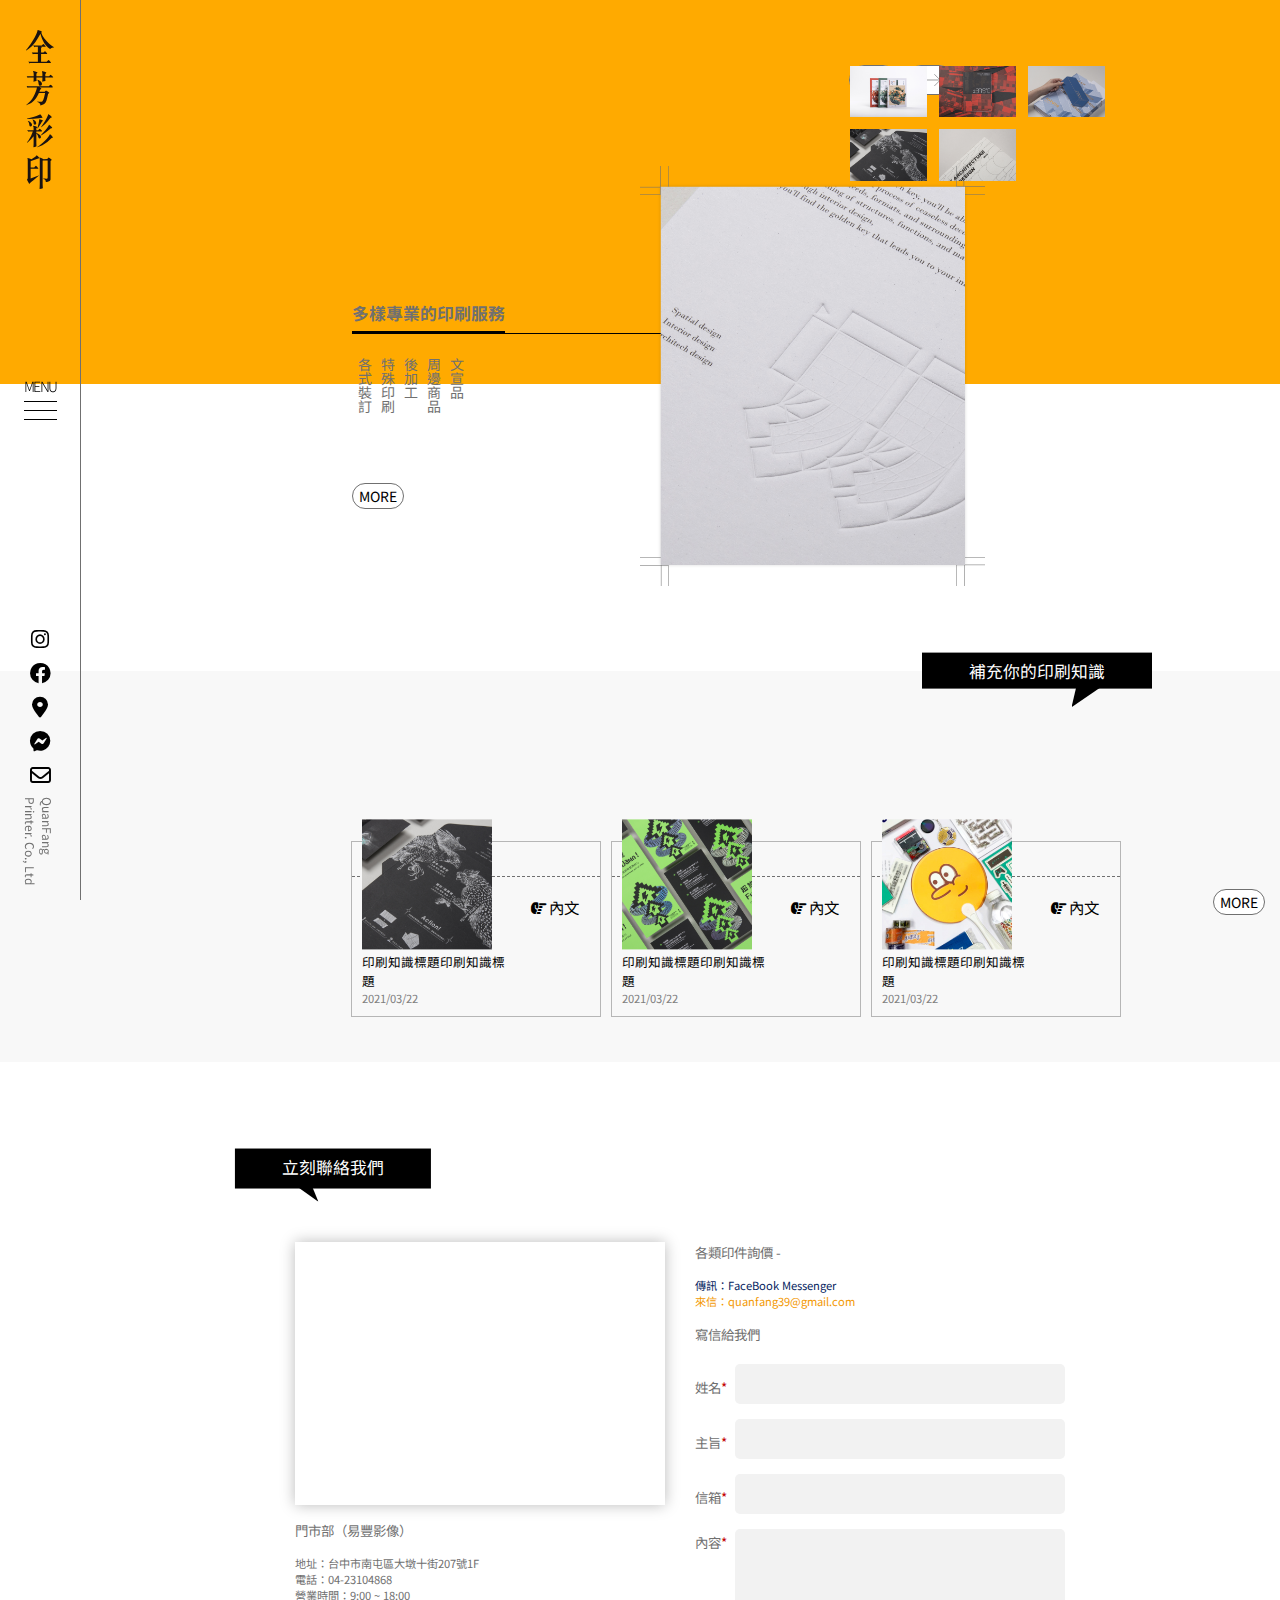
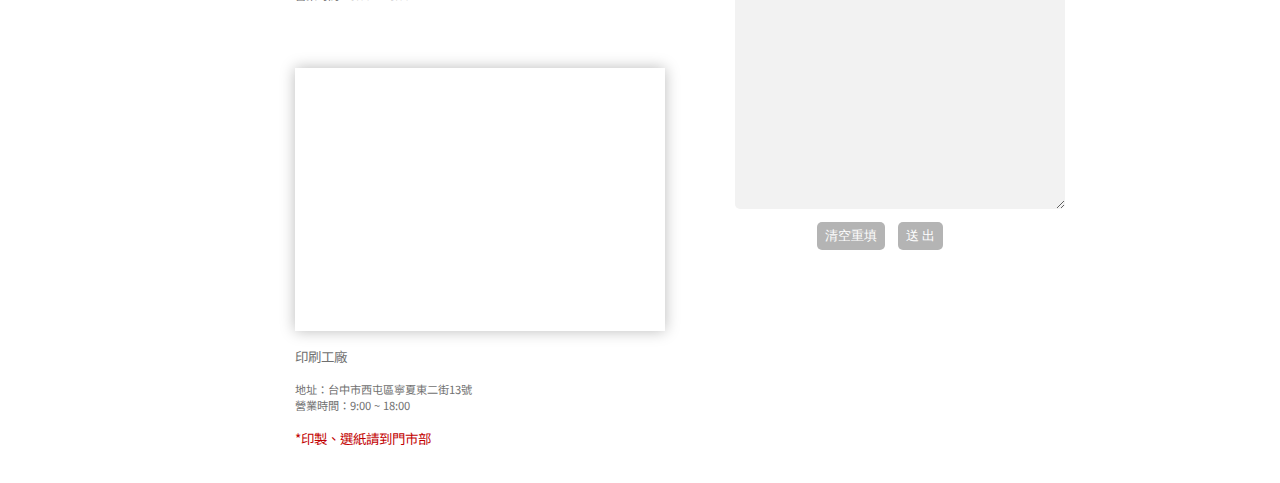
<file: index.html>
<!DOCTYPE html>
<html lang="zh-Hant-TW">

<head>
  <meta charset="UTF-8" />
  <meta name="viewport" content="width=device-width,initial-scale=1.0" />
  <title>首頁 | 全芳印刷</title>

  <!-- HTML5 shim and Respond.js for IE8 support of HTML5 elements and media queries -->
  <!-- WARNING: Respond.js doesn't work if you view the page via file:// -->
  <!--[if lt IE 9]>
      <script src="https://oss.maxcdn.com/html5shiv/3.7.2/html5shiv.min.js"></script>
      <script src="https://oss.maxcdn.com/respond/1.4.2/respond.min.js"></script>
    <![endif]-->

  <link rel="stylesheet" type="text/css" href="css/all.min.css" />
  <link rel="stylesheet" type="text/css" href="css/main.css" />
</head>

<body class="clear-fix index">
  <div class="loadMap"></div>
  <div class="color">
  </div>
  <header>
    <section class="menuGroup">
      <a class="logo mob" href="index.html"><img src="images/logo_horizontal.svg" /></a>
      <a class="logo" href="index.html"><img src="images/logo_vertical.svg" /></a>
      <section class="menuBtn Default">
        <p class="menu"></p>
        <div class="lineWrap">
          <div class="line"></div>
          <div class="line close_1"></div>
          <div class="line close_2"></div>
          <div class="line"></div>
        </div>
      </section>
      <footer>
        <div class="subSelection">
          <a href="https://www.instagram.com/quanfangprint/" target="_blank"><i class="fab fa-instagram"></i></a>
          <a href="https://www.facebook.com/QuanFangPrint/" target="_blank"><i class="fab fa-facebook"></i></a>
          <a class="mapSetionIcon"><i class="fas fa-map-marker-alt"></i></a>
          <a class="messengerIcon" href="https://m.me/QuanFangPrint"><i class="fab fa-facebook-messenger"></i></a>
          <a class="mailIcon"><i class="far fa-envelope"></i></a>
        </div>
        <div class="coInf">
          QuanFang<br />
          Printer. Co., Ltd
        </div>
      </footer>
    </section>

    <div class="menuCon">
      <div class="menuBg">
        <a class="in" href="index.html">首 頁</a>
        <a href="about.html">關於我們</a>
        <a href="collection.html">案例作品</a>
        <a href="services.html">服務項目</a>
        <a href="knowledge.html">印刷知識</a>
      </div>
    </div>
  </header>
  <!--輪播-->
  <section class="slideGruop">
    <!--輪播主內容-->
    <section class="slideShowWrap">
      <section class="slideItem">
        <div class="layout">
          <a class="slideImg" src="collection_inpage.html"><img src="images/banner_01.png" /></a>
          <section class="slideCon">
            <section class="titleWrap">
              <div class="text">
                <a src="collection_inpage.html">
                朝陽科大<br />
                工業設計系畢業展<br />
                嶼生予生
              </a>
              </div>
              <a class="moreBtn" href="collection_inpage.html"> MORE </a>
            </section>
          </section>
        </div>
      </section>
      <section class="slideItem">
        <div class="layout">
          <a class="slideImg" src="collection_inpage.html"><img src="images/banner_02.png" /></a>
          <section class="slideCon">
            <section class="titleWrap">
              <div class="text">
                <a src="collection_inpage.html">
                崑山科技大學<br />
                視覺傳達設計系<br />
                ±37.5℃
                </a>
              </div>
              <a class="moreBtn" href="collection_inpage.html"> MORE </a>
            </section>
          </section>
        </div>
      </section>
      <section class="slideItem">
        <div class="layout">
          <a class="slideImg" src="collection_inpage.html"><img src="images/banner_03.png" /></a>
          <section class="slideCon">
            <section class="titleWrap">
              <div class="text">
                <a src="collection_inpage.html">
                實踐大學<br />
                工業產品設計系<br />
                HARBOR
              </a>
              </div>
              <a class="moreBtn" href="collection_inpage.html"> MORE </a>
            </section>
          </section>
        </div>
      </section>
      <section class="slideItem">
        <div class="layout">
          <a class="slideImg" src="collection_inpage.html"><img src="images/banner_04.png" /></a>
          <section class="slideCon">
            <section class="titleWrap">
              <div class="text">
                <a src="collection_inpage.html">
                台中科技大學<br />
                商業設計系<br />
                5秒行動
              </a>
              </div>
              <a class="moreBtn" href="collection_inpage.html"> MORE </a>
            </section>
          </section>
        </div>
      </section>
      <section class="slideItem">
        <div class="layout">
          <a class="slideImg" src="collection_inpage.html"><img src="images/banner_05.png" /></a>
          <section class="slideCon">
            <section class="titleWrap">
              <div class="text">
                <a src="collection_inpage.html">
                台中科技大學<br />
                室內設計系<br />
                THESIS DESIGN
              </a>
              </div>
              <a class="moreBtn" href="collection_inpage.html"> MORE </a>
            </section>
          </section>
        </div>
      </section>
    </section>
    <!--輪播主內容END-->
    <!--輪播箭頭-->
    <div class="arrows">
      <div class="arrowBtn left">
        <!-- <i class="fa-solid fa-arrow-left-long"></i> -->
        <svg xmlns="http://www.w3.org/2000/svg" width="30.907" height="18.228" viewBox="0 0 30.907 18.228">
          <g id="Group_8" data-name="Group 8" transform="translate(-1354.493 -444.977)">
            <line id="Line_6" data-name="Line 6" x2="30.2" transform="translate(1355.2 454.251)" fill="none"
              stroke="#707070" stroke-width="1" />
            <path id="Path_74" data-name="Path 74" d="M-292.6,224l-8.76,8.76,8.76,8.76"
              transform="translate(1656.556 221.331)" fill="none" stroke="#707070" stroke-width="1" />
          </g>
        </svg>

      </div>
      <div class="arrowBtn right">
        <!-- <i class="fa-solid fa-arrow-right-long"></i> -->
        <svg xmlns="http://www.w3.org/2000/svg" width="30.907" height="18.228" viewBox="0 0 30.907 18.228">
          <g id="Group_9" data-name="Group 9" transform="translate(1385.4 463.205) rotate(180)">
            <line id="Line_6" data-name="Line 6" x2="30.2" transform="translate(1355.2 454.251)" fill="none"
              stroke="#707070" stroke-width="1" />
            <path id="Path_74" data-name="Path 74" d="M-292.6,224l-8.76,8.76,8.76,8.76"
              transform="translate(1656.556 221.331)" fill="none" stroke="#707070" stroke-width="1" />
          </g>
        </svg>

      </div>
    </div>
    <!--輪播箭頭END-->
    <!--輪播縮圖-->
    <div class="thumbs">
      <div class="thumb"><img src="images/banner_01.png" /></div>
      <div class="thumb"><img src="images/banner_02.png" /></div>
      <div class="thumb"><img src="images/banner_03.png" /></div>
      <div class="thumb"><img src="images/banner_04.png" /></div>
      <div class="thumb"><img src="images/banner_05.png" /></div>
    </div>
    <!--輪播縮圖END-->
  </section>
  <!--輪播END-->
  <section class="servicesWrap">
    <div class="serviceIndexImg"><img src="images/services.png" /></div>
    <div class="serviceGroup">
      <p class="serviceTit"><span>多樣專業的印刷服務</span></p>
      <div class="serviceCon">
        <p>文宣品</p>
        <p>周邊商品</p>
        <p>後加工</p>
        <p>特殊印刷</p>
        <p>各式裝訂</p>
      </div>
      <div class="btnWrap">
        <a class="moreBtn" href="services.html"> MORE </a>
      </div>
    </div>
  </section>
  <section class="knowledgeWrap">
    <p class="knowledgeTit">補充你的印刷知識<span class="knowledgeTitDes"></span></p>

    <div class="knowledgeitemSide">
      <a class="knowledgeItem" href="knowledge_inpage.html">
        <hr />
        <div class="knowledgeItemImg">
          <img src="images/img_01.png" />
        </div>
        <div class="knowledgeItemCon">
          <div class="knowledgeItemTitGroup">
            <p class="knowledgeItemTit">印刷知識標題印刷知識標題</p>
            <p class="knowledgeItemDate">2021/03/22</p>
          </div>
          <p class="knowledgeItemCursor">
            <i class="fas fa-hand-point-right"></i> 內文
          </p>
        </div>
      </a>
      <a class="knowledgeItem" href="knowledge_inpage.html">
        <hr />
        <div class="knowledgeItemImg">
          <img src="images/img_02.png" />
        </div>
        <div class="knowledgeItemCon">
          <div class="knowledgeItemTitGroup">
            <p class="knowledgeItemTit">印刷知識標題印刷知識標題</p>
            <p class="knowledgeItemDate">2021/03/22</p>
          </div>
          <p class="knowledgeItemCursor">
            <i class="fas fa-hand-point-right"></i> 內文
          </p>
        </div>
      </a>
      <a class="knowledgeItem" href="knowledge_inpage.html">
        <hr />
        <div class="knowledgeItemImg">
          <img src="images/img_03.png" />
        </div>
        <div class="knowledgeItemCon">
          <div class="knowledgeItemTitGroup">
            <p class="knowledgeItemTit">印刷知識標題印刷知識標題</p>
            <p class="knowledgeItemDate">2021/03/22</p>
          </div>
          <p class="knowledgeItemCursor">
            <i class="fas fa-hand-point-right"></i> 內文
          </p>
        </div>
      </a>
    </div>
    <div class="btnWrap">
      <a class="moreBtn" href="knowledge_inpage.html"> MORE </a>
    </div>
  </section>
  <section class="contact">
    <p class="contactTit">立刻聯絡我們<span class="contacTitDes"></span></p>

    <div class="locationInf">
      <div class="contactInf contactInf_01">
        <div class="map">
          <iframe
            src="https://www.google.com/maps/embed?pb=!1m14!1m8!1m3!1d14562.750793544228!2d120.6491127!3d24.1476034!3m2!1i1024!2i768!4f13.1!3m3!1m2!1s0x0%3A0x6dd7636b50f99933!2z5YWo6Iqz5b2p6Imy5Y2w5Yi377yI6ZaA5biC6YOo77yJ!5e0!3m2!1szh-TW!2stw!4v1648921411166!5m2!1szh-TW!2stw"
            width="600" height="450" style="border: 0" allowfullscreen="" loading="lazy"
            referrerpolicy="no-referrer-when-downgrade"></iframe>
        </div>
        <div class="inf">
          <p class="placeTit">門市部（易豐影像）</p>
          <p>地址：台中市南屯區大墩十街207號1F</p>
          <p>電話：04-23104868</p>
          <p>營業時間：9:00 ~ 18:00</p>
        </div>
      </div>
      <div class="contactInf contactInf_02">
        <div class="map">
          <iframe
            src="https://www.google.com/maps/embed?pb=!1m18!1m12!1m3!1d6700.209294078808!2d120.6624108509731!3d24.166476300283442!2m3!1f0!2f0!3f0!3m2!1i1024!2i768!4f13.1!3m3!1m2!1s0x3469162a47c59b15%3A0x43323951545e1524!2z5YWo6Iqz5b2p6Imy5Y2w5Yi36IKh5Lu95pyJ6ZmQ5YWs5Y-477yI5Y2w5Yi35bel5bug77yJ!5e0!3m2!1szh-TW!2stw!4v1648922501642!5m2!1szh-TW!2stw"
            width="600" height="450" style="border: 0" allowfullscreen="" loading="lazy"
            referrerpolicy="no-referrer-when-downgrade"></iframe>
        </div>
        <div class="inf">
          <p class="placeTit">印刷工廠</p>
          <p>地址：台中市西屯區寧夏東二街13號</p>
          <p>營業時間：9:00 ~ 18:00</p>
          <p class="heighlight">*印製、選紙請到門市部</p>
        </div>
      </div>
    </div>
    <div class="mailGroup">
      <div class="mailInfWrap">
        <div class="mailInf">
          <p class="mailTit">各類印件詢價 -</p>
          <p class="linkToFB">
            <a href="https://www.facebook.com/messages/t/QuanFangPrint/">傳訊：FaceBook Messenger</a>
          </p>
          <p class="mailTo">
            <a href="mailto:quanfang39@gmail.comr">來信：quanfang39@gmail.com</a>
          </p>
        </div>
      </div>
      <div class="formWrap">
        <p class="formTit">寫信給我們</p>
        <div class="name row">
          <p><label for="name">姓名<span class="heighlight">*</span></label></p>
          <p><input id="name" type="text"></p>
        </div>
        <div class="title row">
          <p><label for="title">主旨<span class="heighlight">*</span></label></p>
          <p><input id="title" type="text"></p>
        </div>
        <div class="email row">
          <p><label for="email">信箱<span class="heighlight">*</span></label></p>
          <p><input id="email" type="text"></p>
        </div>
        <div class="content row">
          <p><label for="content">內容<span class="heighlight">*</span></label></p>
          <p><textarea id="content"></textarea>
          </p>
        </div>
        <div class="butWrap">
          <button type="reset" class="reset">清空重填</button>
          <button type="submit" class="submit">送 出</button>
        </div>
      </div>
    </div>
  </section>
</body>

<script src="https://code.jquery.com/jquery-3.6.0.js" integrity="sha256-H+K7U5CnXl1h5ywQfKtSj8PCmoN9aaq30gDh27Xc0jk="
  crossorigin="anonymous"></script>
<script src="js/custom.js"></script>

<!-- Messenger 洽談外掛程式 Code -->
<div id="fb-root"></div>

<!-- Your 洽談外掛程式 code -->
<div id="fb-customer-chat" class="fb-customerchat">
</div>


 <!-- Messenger 洽談外掛程式 Code -->
    <div id="fb-root"></div>

    <!-- Your 洽談外掛程式 code -->
    <div id="fb-customer-chat" class="fb-customerchat">
    </div>

    <script>
      var chatbox = document.getElementById('fb-customer-chat');
      chatbox.setAttribute("page_id", "175728929225547");
      chatbox.setAttribute("attribution", "biz_inbox");
    </script>

    <!-- Your SDK code -->
    <script>
      window.fbAsyncInit = function() {
        FB.init({
          xfbml            : true,
          version          : 'v13.0'
        });
      };

      (function(d, s, id) {
        var js, fjs = d.getElementsByTagName(s)[0];
        if (d.getElementById(id)) return;
        js = d.createElement(s); js.id = id;
        js.src = 'https://connect.facebook.net/zh_TW/sdk/xfbml.customerchat.js';
        fjs.parentNode.insertBefore(js, fjs);
      }(document, 'script', 'facebook-jssdk'));
    </script>

</html>
</file>
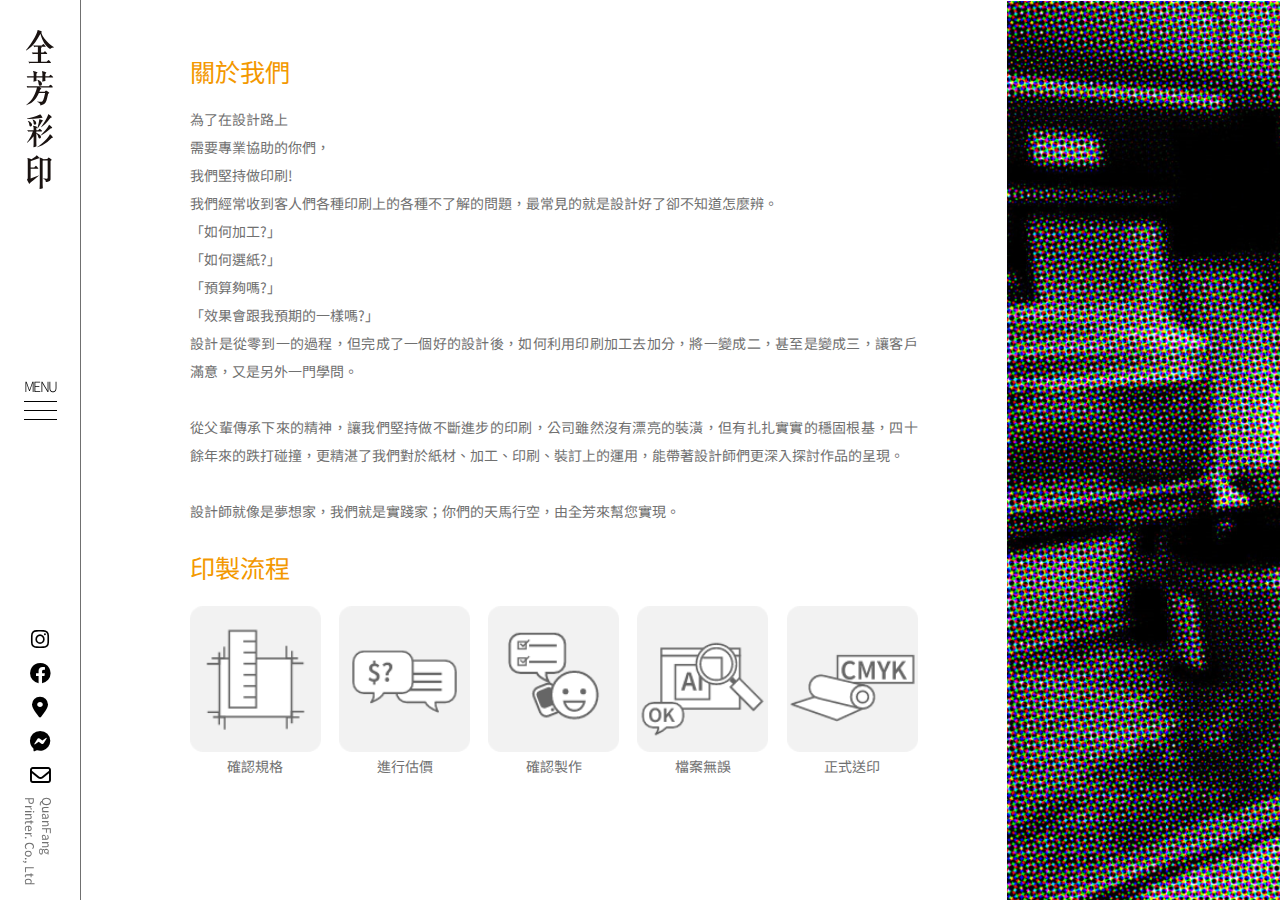
<file: about.html>
<!DOCTYPE html>
<html lang="zh-Hant-TW">

<head>
    <meta charset="UTF-8" />
    <meta name="viewport" content="width=device-width,initial-scale=1.0" />
    <title>首頁 | 全芳印刷</title>

    <!-- HTML5 shim and Respond.js for IE8 support of HTML5 elements and media queries -->
    <!-- WARNING: Respond.js doesn't work if you view the page via file:// -->
    <!--[if lt IE 9]>
      <script src="https://oss.maxcdn.com/html5shiv/3.7.2/html5shiv.min.js"></script>
      <script src="https://oss.maxcdn.com/respond/1.4.2/respond.min.js"></script>
    <![endif]-->
    <link rel="stylesheet" type="text/css" href="css/all.min.css" />
    <link rel="stylesheet" type="text/css" href="css/main.css" />
</head>

<body class="clear-fix">
    <div class="loadMap"></div>

    <header>
        <section class="menuGroup">
            <a class="logo mob" href="index.html"><img src="images/logo_horizontal.svg" /></a>
            <a class="logo" href="index.html"><img src="images/logo_vertical.svg" /></a>
            <section class="menuBtn Default">
                <p class="menu"></p>
                <div class="lineWrap">
                    <div class="line"></div>
                    <div class="line close_1"></div>
                    <div class="line close_2"></div>
                    <div class="line"></div>
                </div>
            </section>
            <footer>
                <div class="subSelection">
                    <a href="https://www.instagram.com/quanfangprint/" target="_blank"><i
                            class="fab fa-instagram"></i></a>
                    <a href="https://www.facebook.com/QuanFangPrint/" target="_blank"><i
                            class="fab fa-facebook"></i></a>
                    <a class="mapSetionIcon"><i class="fas fa-map-marker-alt"></i></a>
                    <a class="messengerIcon" href="https://m.me/QuanFangPrint"><i class="fab fa-facebook-messenger"></i></a>
                    <a class="mailIcon"><i class="far fa-envelope"></i></a>
                </div>
                <div class="coInf">
                    QuanFang<br />
                    Printer. Co., Ltd
                </div>
            </footer>
        </section>

        <div class="menuCon">
            <div class="menuBg">
              <a href="index.html">首 頁</a>
              <a class="in" href="about.html">關於我們</a>
              <a href="collection.html">案例作品</a>
              <a href="services.html">服務項目</a>
              <a href="knowledge.html">印刷知識</a>
            </div>
          </div>
          
    </header>

    <section class="wrap about">
        <div class="half">

        </div>
        <div class="half">
            <div class="wordPadding">
                <p class="pageTit">關於我們</p>
                <p class="copyTop">為了在設計路上<br />
                    需要專業協助的你們，<br />
                    我們堅持做印刷!<br />
                </p>
                <p>
                    我們經常收到客人們各種印刷上的各種不了解的問題，最常見的就是設計好了卻不知道怎麼辨。<br />
                    「如何加工?」<br />
                    「如何選紙?」<br />
                    「預算夠嗎?」<br />
                    「效果會跟我預期的一樣嗎?」<br />
                    設計是從零到一的過程，但完成了一個好的設計後，如何利用印刷加工去加分，將一變成二，甚至是變成三，讓客戶滿意，又是另外一門學問。<br />
                    <br />
                    從父輩傳承下來的精神，讓我們堅持做不斷進步的印刷，公司雖然沒有漂亮的裝潢，但有扎扎實實的穩固根基，四十餘年來的跌打碰撞，更精湛了我們對於紙材、加工、印刷、裝訂上的運用，能帶著設計師們更深入探討作品的呈現。<br />
                    <br />
                    設計師就像是夢想家，我們就是實踐家；你們的天馬行空，由全芳來幫您實現。<br />
                </p>
                <div class="flowWrap">
                    <p class="pageTit">印製流程</p>
                    <div class="flowPic">
                        <div class="flowItem"><img src="images/flow_01.png"><span>確認規格</span></div>
                        <div class="flowItem"><img src="images/flow_02.png"><span>進行估價</span></div>
                        <div class="flowItem"><img src="images/flow_03.png"><span>確認製作</span></div>
                        <div class="flowItem"><img src="images/flow_04.png"><span>檔案無誤</span></div>
                        <div class="flowItem"><img src="images/flow_05.png"><span>正式送印</span></div>
                    </div>
                </div>
            </div>
        </div>
    </section>
</body>

<script src="https://code.jquery.com/jquery-3.6.0.js" integrity="sha256-H+K7U5CnXl1h5ywQfKtSj8PCmoN9aaq30gDh27Xc0jk="
    crossorigin="anonymous"></script>
<script src="js/custom.js"></script>
<!-- Messenger 洽談外掛程式 Code -->
<div id="fb-root"></div>

<!-- Your 洽談外掛程式 code -->
<div id="fb-customer-chat" class="fb-customerchat">
</div>


 <!-- Messenger 洽談外掛程式 Code -->
    <div id="fb-root"></div>

    <!-- Your 洽談外掛程式 code -->
    <div id="fb-customer-chat" class="fb-customerchat">
    </div>

    <script>
      var chatbox = document.getElementById('fb-customer-chat');
      chatbox.setAttribute("page_id", "175728929225547");
      chatbox.setAttribute("attribution", "biz_inbox");
    </script>

    <!-- Your SDK code -->
    <script>
      window.fbAsyncInit = function() {
        FB.init({
          xfbml            : true,
          version          : 'v13.0'
        });
      };

      (function(d, s, id) {
        var js, fjs = d.getElementsByTagName(s)[0];
        if (d.getElementById(id)) return;
        js = d.createElement(s); js.id = id;
        js.src = 'https://connect.facebook.net/zh_TW/sdk/xfbml.customerchat.js';
        fjs.parentNode.insertBefore(js, fjs);
      }(document, 'script', 'facebook-jssdk'));
    </script>
</html>
</file>
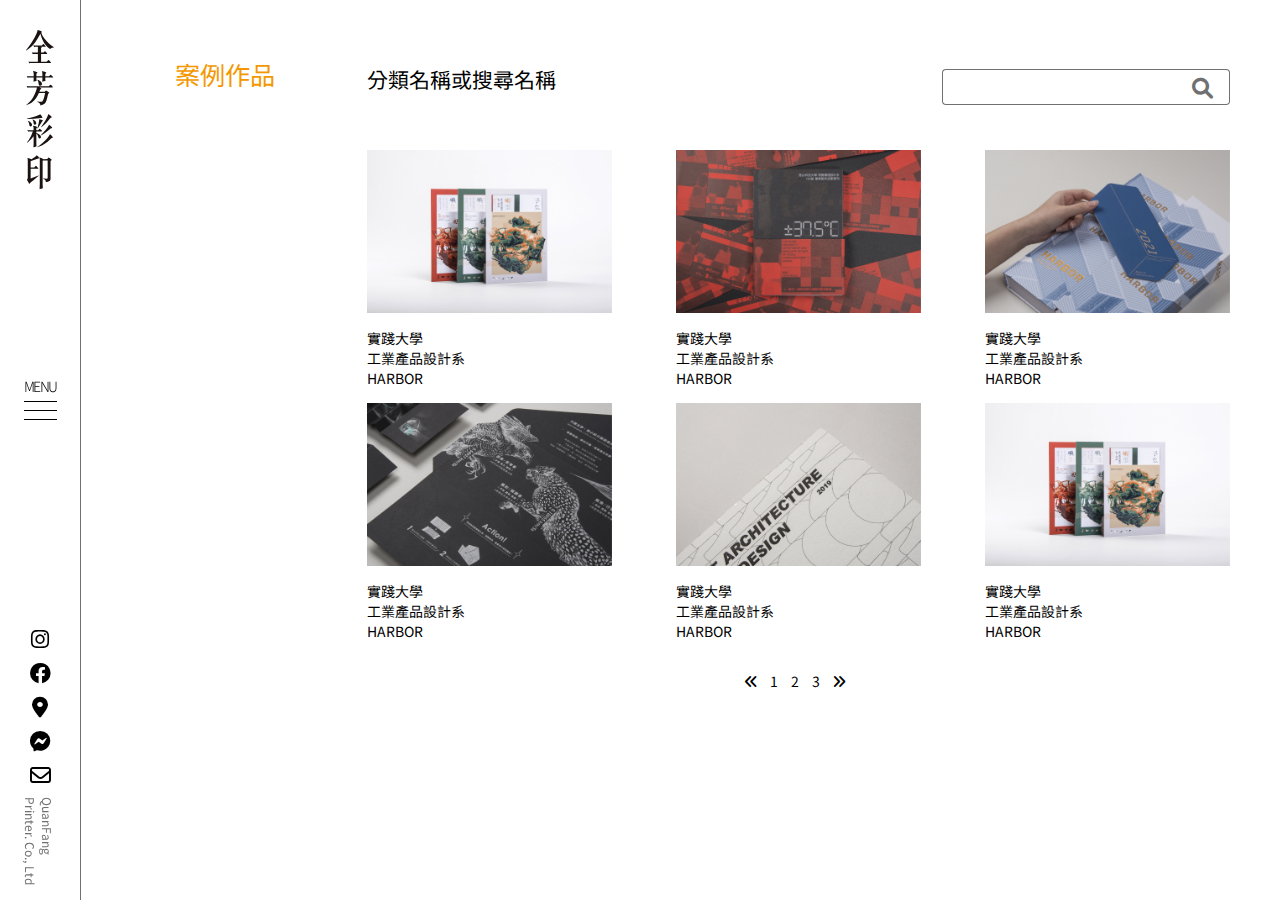
<file: collection.html>
<!DOCTYPE html>
<html lang="zh-Hant-TW">

<head>
    <meta charset="UTF-8" />
    <meta name="viewport" content="width=device-width,initial-scale=1.0" />
    <title>首頁 | 全芳印刷</title>

    <!-- HTML5 shim and Respond.js for IE8 support of HTML5 elements and media queries -->
    <!-- WARNING: Respond.js doesn't work if you view the page via file:// -->
    <!--[if lt IE 9]>
      <script src="https://oss.maxcdn.com/html5shiv/3.7.2/html5shiv.min.js"></script>
      <script src="https://oss.maxcdn.com/respond/1.4.2/respond.min.js"></script>
    <![endif]-->
    <link rel="stylesheet" type="text/css" href="css/all.min.css" />
    <link rel="stylesheet" type="text/css" href="css/main.css" />
</head>

<body class="clear-fix">
    <div class="loadMap"></div>

    <header>
        <section class="menuGroup">
            <a class="logo mob" href="index.html"><img src="images/logo_horizontal.svg" /></a>
            <a class="logo" href="index.html"><img src="images/logo_vertical.svg" /></a>
            <section class="menuBtn Default">
                <p class="menu"></p>
                <div class="lineWrap">
                    <div class="line"></div>
                    <div class="line close_1"></div>
                    <div class="line close_2"></div>
                    <div class="line"></div>
                </div>
            </section>
            <footer>
                <div class="subSelection">
                    <a href="https://www.instagram.com/quanfangprint/" target="_blank"><i
                            class="fab fa-instagram"></i></a>
                    <a href="https://www.facebook.com/QuanFangPrint/" target="_blank"><i
                            class="fab fa-facebook"></i></a>
                    <a class="mapSetionIcon"><i class="fas fa-map-marker-alt"></i></a>
                    <a class="messengerIcon" href="https://m.me/QuanFangPrint"><i class="fab fa-facebook-messenger"></i></a>
                    <a class="mailIcon"><i class="far fa-envelope"></i></a>
                </div>
                <div class="coInf">
                    QuanFang<br />
                    Printer. Co., Ltd
                </div>
            </footer>
        </section>
<!---------------------搜尋頁面用相同版型，僅改頁面標題樣式(見下方註解)----------------------------------->
        <div class="menuCon">
            <div class="menuBg">
              <a href="index.html">首 頁</a>
              <a href="about.html">關於我們</a>
              <a class="in" href="collection.html">案例作品</a>
              <a href="services.html">服務項目</a>
              <a href="knowledge.html">印刷知識</a>
            </div>
          </div>
    </header>
<!--------------------分類選單，如果為該分類，請在li的class加上 "in" 這個屬性------------------>
    <section class="wrap collection">
        <div class="collectionSide">
            <p class="pageTit"><span>案例作品</span><span class="button">展開分類 <i class="fas fa-angle-down"></i></span></p>
            <section class="classesListWrap">
                <ul class="list all">
                    <li><i class="fas fa-arrow-circle-right"></i><a href="#"> 全部</a></li>
                </ul>

                <div class="list class">
                    <ul class="className">
                        <p class="className">按年份</p>
                        <li class="in"><i class="fas fa-arrow-circle-right"></i><a href="#">2008</a></li>
                        <li><i class="fas fa-arrow-circle-right"></i><a href="#">2009</a></li>
                        <li><i class="fas fa-arrow-circle-right"></i><a href="#">2010</a></li>
                        <li><i class="fas fa-arrow-circle-right"></i><a href="#">2011</a></li>
                    </ul>
                </div>
                <div class="list class">
                    <ul class="className">
                        <p class="className">按裝訂</p>
                        <li><i class="fas fa-arrow-circle-right"></i><a href="#">裸背線裝</a></li>
                        <li><i class="fas fa-arrow-circle-right"></i><a href="#">穿線膠裝</a></li>
                        <li><i class="fas fa-arrow-circle-right"></i><a href="#">騎馬釘</a></li>
                        <li><i class="fas fa-arrow-circle-right"></i><a href="#">特殊裝訂</a></li>
                    </ul>
                </div>
                <div class="list class">
                    <p class="className">按加工</p>
                    <ul class="list ul">
                        <li><i class="fas fa-arrow-circle-right"></i><a href="#"> 燙金</a></li>
                        <li><i class="fas fa-arrow-circle-right"></i><a href="#"> 打凸</a></li>
                        <li><i class="fas fa-arrow-circle-right"></i><a href="#"> 軋型</a></li>
                        <li><i class="fas fa-arrow-circle-right"></i><a href="#"> 上光</a></li>
                    </ul>
                </div>
            </section>
            </div>
            <div class="itemSide">
                <section class="itemHead">
                    <p class="pageTitle">分類名稱或搜尋名稱</p>
                    <!--如果是搜尋請用如下文案和樣式
                        <p class="pageTitle">搜尋關鍵字<span class="heightlight">●●</span>的結果</p>
                    -->
                    <div class="searchButtonShow"><i class="fa-solid fa-magnifying-glass"></i></div>
                    <div class="searchBarWrap">
                        <div class="searchBar">
                            <input type="text">
                            <button><i class="fa-solid fa-magnifying-glass"></i></button>
                        </div>
                    </div>
                </section>
                <section class="temCon">
                    <a href="collection_inpage.html" class="item">
                        <div class="img">
                            <img src="images/banner_01.png">
                        </div>
                        <div class="title">
                            實踐大學<br />
                            工業產品設計系<br />
                            HARBOR
                        </div>
                    </a>
                    <a href="collection_inpage.html" class="item">
                        <div class="img">
                            <img src="images/banner_02.png">
                        </div>
                        <div class="title">
                            實踐大學<br />
                            工業產品設計系<br />
                            HARBOR
                        </div>
                    </a>
                    <a href="collection_inpage.html" class="item">
                        <div class="img">
                            <img src="images/banner_03.png">
                        </div>
                        <div class="title">
                            實踐大學<br />
                            工業產品設計系<br />
                            HARBOR
                        </div>
                    </a>
                    <a href="collection_inpage.html" class="item">
                        <div class="img">
                            <img src="images/banner_04.png">
                        </div>
                        <div class="title">
                            實踐大學<br />
                            工業產品設計系<br />
                            HARBOR
                        </div>
                    </a>
                    <a href="collection_inpage.html" class="item">
                        <div class="img">
                            <img src="images/banner_05.png">
                        </div>
                        <div class="title">
                            實踐大學<br />
                            工業產品設計系<br />
                            HARBOR
                        </div>
                    </a>
                    <a href="collection_inpage.html" class="item">
                        <div class="img">
                            <img src="images/banner_01.png">
                        </div>
                        <div class="title">
                            實踐大學<br />
                            工業產品設計系<br />
                            HARBOR
                        </div>
                    </a>
                </section>
                <div class="pageGroup">
                    <a href="#"> <i class="fa-solid fa-angles-left"></i></a>
                    <a href="#">1</a>
                    <a href="#">2</a>
                    <a href="#">3</a>
                    <a href="#"><i class="fa-solid fa-angles-right"></i></a>
                </div>
            </div>
    </section>

    </div>

    </section>
</body>

<script src="https://code.jquery.com/jquery-3.6.0.js" integrity="sha256-H+K7U5CnXl1h5ywQfKtSj8PCmoN9aaq30gDh27Xc0jk="
    crossorigin="anonymous"></script>

<script src="js/custom.js"></script>
<!-- Messenger 洽談外掛程式 Code -->
<div id="fb-root"></div>

<!-- Your 洽談外掛程式 code -->
<div id="fb-customer-chat" class="fb-customerchat">
</div>


 <!-- Messenger 洽談外掛程式 Code -->
    <div id="fb-root"></div>

    <!-- Your 洽談外掛程式 code -->
    <div id="fb-customer-chat" class="fb-customerchat">
    </div>

    <script>
      var chatbox = document.getElementById('fb-customer-chat');
      chatbox.setAttribute("page_id", "175728929225547");
      chatbox.setAttribute("attribution", "biz_inbox");
    </script>

    <!-- Your SDK code -->
    <script>
      window.fbAsyncInit = function() {
        FB.init({
          xfbml            : true,
          version          : 'v13.0'
        });
      };

      (function(d, s, id) {
        var js, fjs = d.getElementsByTagName(s)[0];
        if (d.getElementById(id)) return;
        js = d.createElement(s); js.id = id;
        js.src = 'https://connect.facebook.net/zh_TW/sdk/xfbml.customerchat.js';
        fjs.parentNode.insertBefore(js, fjs);
      }(document, 'script', 'facebook-jssdk'));
    </script>
</html>
</file>
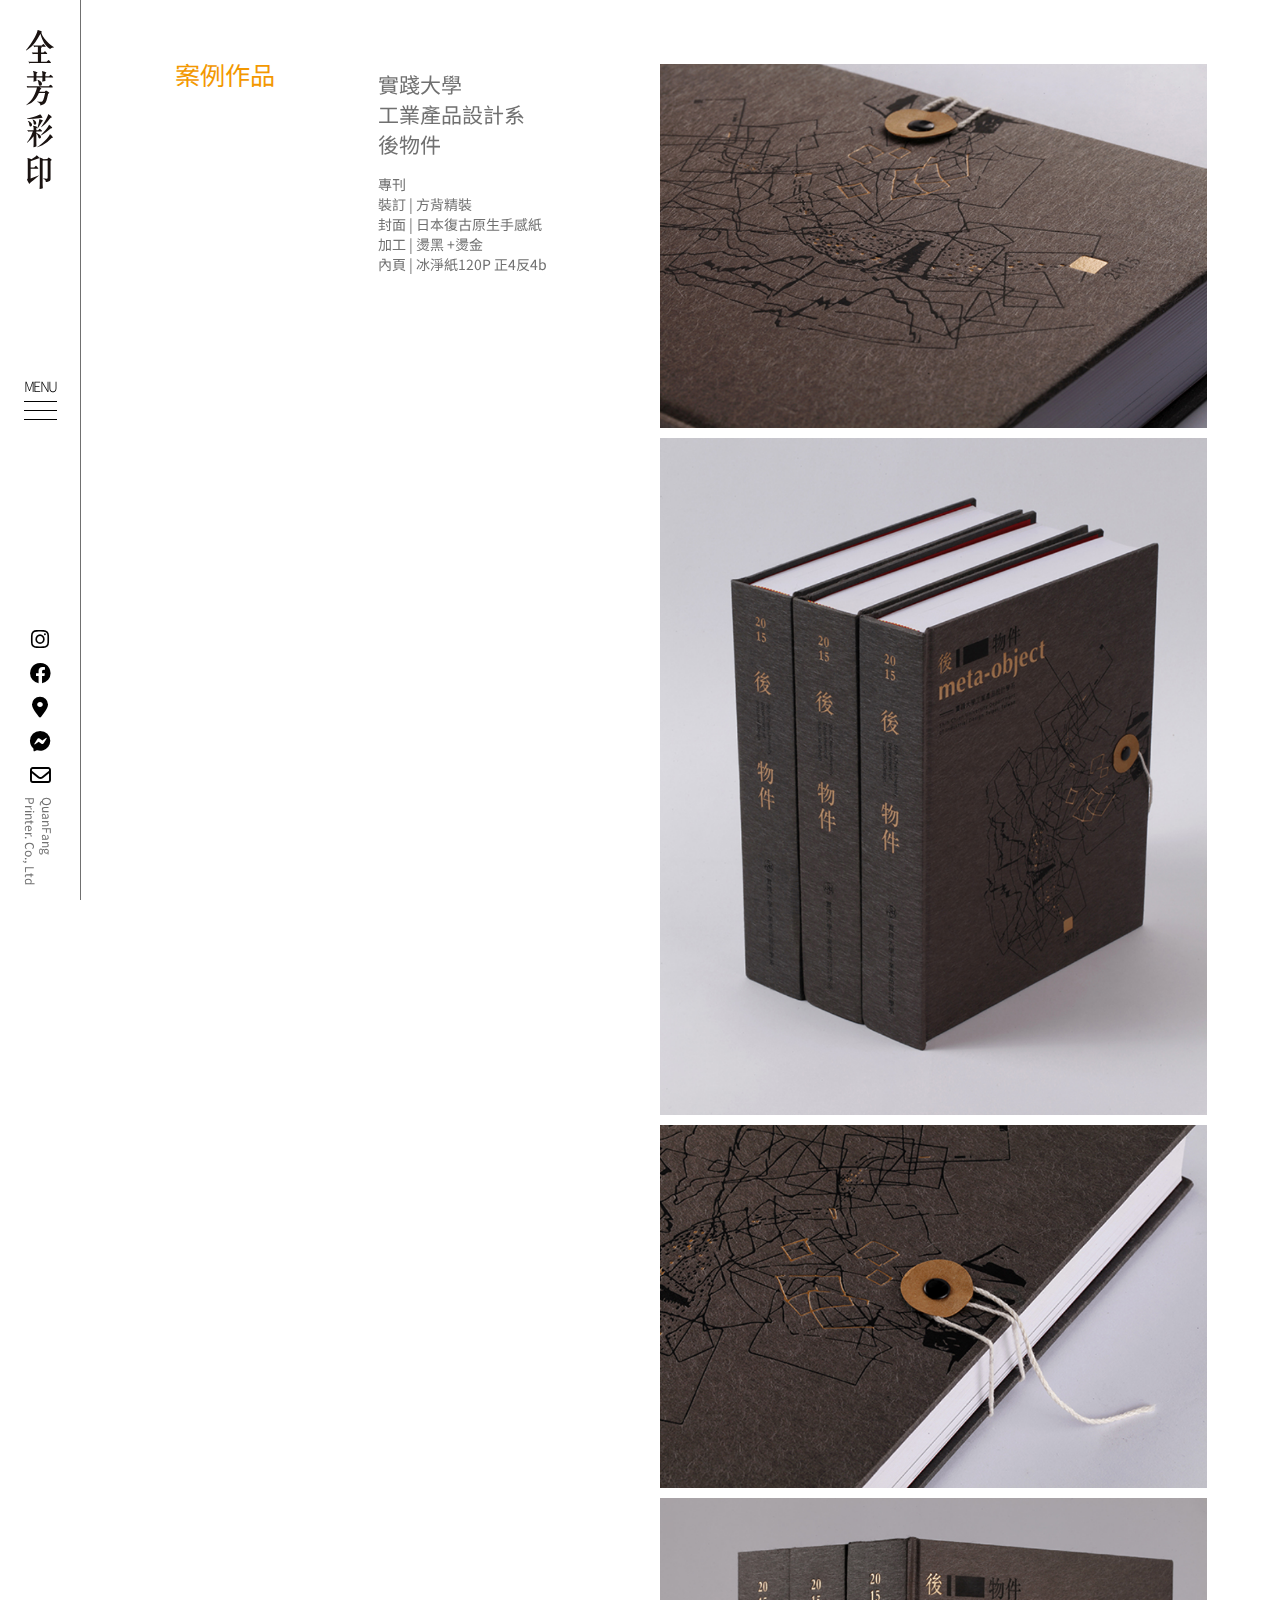
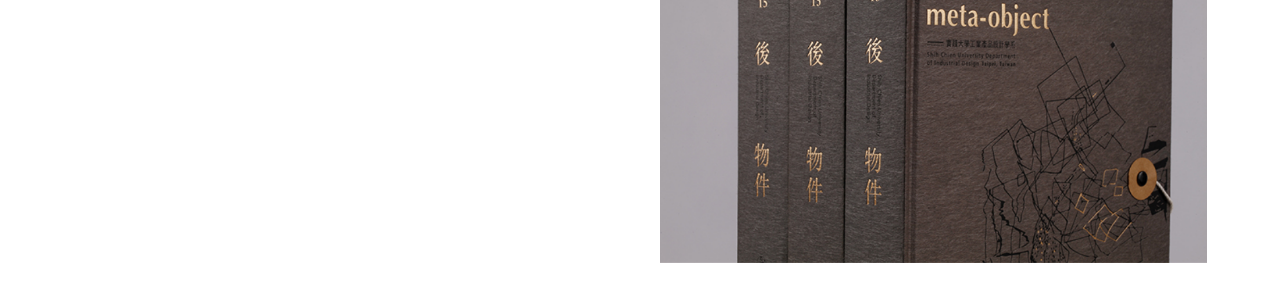
<file: collection_inpage.html>
<!DOCTYPE html>
<html lang="zh-Hant-TW">

<head>
    <meta charset="UTF-8" />
    <meta name="viewport" content="width=device-width,initial-scale=1.0" />
    <title>首頁 | 全芳印刷</title>

    <!-- HTML5 shim and Respond.js for IE8 support of HTML5 elements and media queries -->
    <!-- WARNING: Respond.js doesn't work if you view the page via file:// -->
    <!--[if lt IE 9]>
      <script src="https://oss.maxcdn.com/html5shiv/3.7.2/html5shiv.min.js"></script>
      <script src="https://oss.maxcdn.com/respond/1.4.2/respond.min.js"></script>
    <![endif]-->
    <link rel="stylesheet" type="text/css" href="css/all.min.css" />
    <link rel="stylesheet" type="text/css" href="css/main.css" />
</head>

<body class="clear-fix">
    <div class="loadMap"></div>

    <header>
        <section class="menuGroup">
            <a class="logo mob" href="index.html"><img src="images/logo_horizontal.svg" /></a>
            <a class="logo" href="index.html"><img src="images/logo_vertical.svg" /></a>
            <section class="menuBtn Default">
                <p class="menu"></p>
                <div class="lineWrap">
                    <div class="line"></div>
                    <div class="line close_1"></div>
                    <div class="line close_2"></div>
                    <div class="line"></div>
                </div>
            </section>
            <footer>
                <div class="subSelection">
                    <a href="https://www.instagram.com/quanfangprint/" target="_blank"><i
                            class="fab fa-instagram"></i></a>
                    <a href="https://www.facebook.com/QuanFangPrint/" target="_blank"><i
                            class="fab fa-facebook"></i></a>
                    <a class="mapSetionIcon"><i class="fas fa-map-marker-alt"></i></a>
                    <a class="messengerIcon" href="https://m.me/QuanFangPrint"><i class="fab fa-facebook-messenger"></i></a>
                    <a class="mailIcon"><i class="far fa-envelope"></i></a>
                </div>
                <div class="coInf">
                    QuanFang<br />
                    Printer. Co., Ltd
                </div>
            </footer>
        </section>

        <div class="menuCon">
            <div class="menuBg">
                <a href="index.html">首 頁</a>
                <a href="about.html">關於我們</a>
                <a class="in" href="collection.html">案例作品</a>
                <a href="services.html">服務項目</a>
                <a href="knowledge.html">印刷知識</a>
            </div>
        </div>
    </header>
    <!--------------------分類選單，如果為該分類，請在li的class加上 "in" 這個屬性------------------>
    <section class="wrap collection collectionInPage">
        <div class="collectionSide">
            <p class="pageTit"><span>案例作品</span><span class="button">展開分類 <i class="fas fa-angle-down"></i></span></p>
            <section class="classesListWrap">
                <ul class="list all">
                    <li><i class="fas fa-arrow-circle-right"></i><a href="collection.html"> 全部</a></li>
                </ul>

                <div class="list class">
                    <ul class="className">
                        <p class="className">按年份</p>
                        <li class="in"><i class="fas fa-arrow-circle-right"></i><a href="#">2008</a></li>
                        <li><i class="fas fa-arrow-circle-right"></i><a href="collection.html">2009</a></li>
                        <li><i class="fas fa-arrow-circle-right"></i><a href="collection.html">2010</a></li>
                        <li><i class="fas fa-arrow-circle-right"></i><a href="collection.html">2011</a></li>
                    </ul>
                </div>
                <div class="list class">
                    <ul class="className">
                        <p class="className">按裝訂</p>
                        <li><i class="fas fa-arrow-circle-right"></i><a href="collection.html">裸背線裝</a></li>
                        <li><i class="fas fa-arrow-circle-right"></i><a href="collection.html">穿線膠裝</a></li>
                        <li><i class="fas fa-arrow-circle-right"></i><a href="collection.html">騎馬釘</a></li>
                        <li><i class="fas fa-arrow-circle-right"></i><a href="collection.html">特殊裝訂</a></li>
                    </ul>
                </div>
                <div class="list class">
                    <p class="className">按加工</p>
                    <ul class="list ul">
                        <li><i class="fas fa-arrow-circle-right"></i><a href="collection.html"> 燙金</a></li>
                        <li><i class="fas fa-arrow-circle-right"></i><a href="collection.html"> 打凸</a></li>
                        <li><i class="fas fa-arrow-circle-right"></i><a href="collection.html"> 軋型</a></li>
                        <li><i class="fas fa-arrow-circle-right"></i><a href="collection.html"> 上光</a></li>
                    </ul>
                </div>
            </section>
        </div>
        <div class="itemSide">
            <div class="wordSection">
                <div class="forFix">
                    <div class="collectionCon">
                        <!--------標題-------->
                        <div class="tit">
                            實踐大學<br />
                            工業產品設計系<br />
                            後物件
                        </div>
                        <!--------標題END-------->
                    </div>
                    <!--------內文介紹-------->
                    <div class="con">
                        專刊<br />
                        裝訂 | 方背精裝<br />
                        封面 | 日本復古原生手感紙<br />
                        加工 | 燙黑 +燙金<br />
                        內頁 | 冰淨紙120P 正4反4b<br />
                    </div>
                    <!--------內文介紹END-------->
                </div>
            </div>
            <!--------案例圖片-------->
            <div class="collectionPic">
                <img src="images/page01.png">
                <img src="images/page02.png">
                <img src="images/page03.png">
                <img src="images/page04.png">
            </div>
            <!--------案例圖片END-------->
        </div>

        </div>
    </section>

    </div>

    </section>
</body>

<script src="https://code.jquery.com/jquery-3.6.0.js" integrity="sha256-H+K7U5CnXl1h5ywQfKtSj8PCmoN9aaq30gDh27Xc0jk="
    crossorigin="anonymous"></script>

<script src="js/custom.js"></script>
<!-- Messenger 洽談外掛程式 Code -->
<div id="fb-root"></div>

<!-- Your 洽談外掛程式 code -->
<div id="fb-customer-chat" class="fb-customerchat">
</div>


 <!-- Messenger 洽談外掛程式 Code -->
    <div id="fb-root"></div>

    <!-- Your 洽談外掛程式 code -->
    <div id="fb-customer-chat" class="fb-customerchat">
    </div>

    <script>
      var chatbox = document.getElementById('fb-customer-chat');
      chatbox.setAttribute("page_id", "175728929225547");
      chatbox.setAttribute("attribution", "biz_inbox");
    </script>

    <!-- Your SDK code -->
    <script>
      window.fbAsyncInit = function() {
        FB.init({
          xfbml            : true,
          version          : 'v13.0'
        });
      };

      (function(d, s, id) {
        var js, fjs = d.getElementsByTagName(s)[0];
        if (d.getElementById(id)) return;
        js = d.createElement(s); js.id = id;
        js.src = 'https://connect.facebook.net/zh_TW/sdk/xfbml.customerchat.js';
        fjs.parentNode.insertBefore(js, fjs);
      }(document, 'script', 'facebook-jssdk'));
    </script>
</html>
</file>
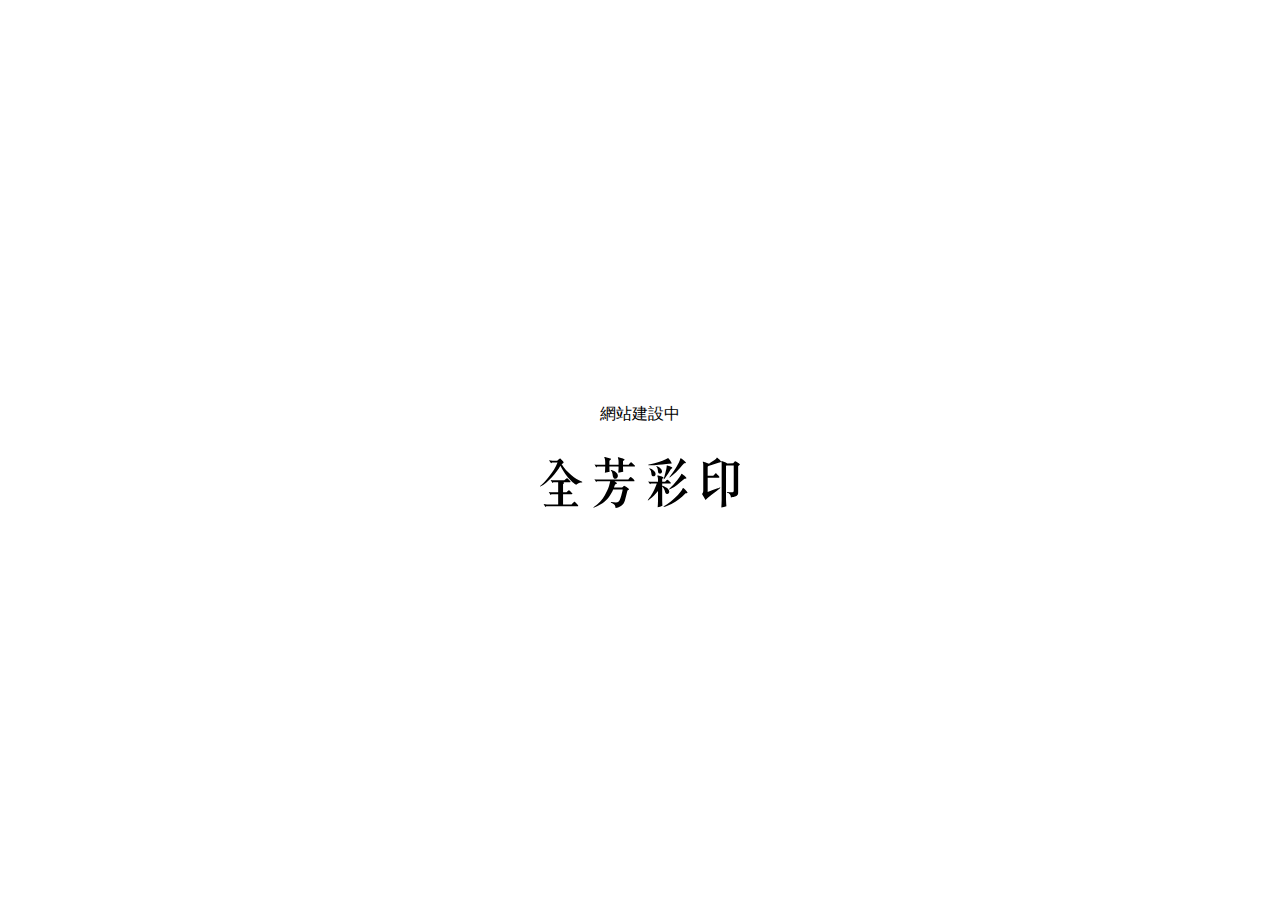
<file: come_ing.html>
<!DOCTYPE html>
<html lang="zh-Hant-TW">

<head>
    <meta charset="UTF-8" />
    <meta name="viewport" content="width=device-width,initial-scale=1.0" />
    <title>首頁 | 全芳印刷</title>

    <!-- HTML5 shim and Respond.js for IE8 support of HTML5 elements and media queries -->
    <!-- WARNING: Respond.js doesn't work if you view the page via file:// -->
    <!--[if lt IE 9]>
      <script src="https://oss.maxcdn.com/html5shiv/3.7.2/html5shiv.min.js"></script>
      <script src="https://oss.maxcdn.com/respond/1.4.2/respond.min.js"></script>
    <![endif]-->
    <style>

html,body{
    height: 100%;
}
.wrap{
    height: 100%;
    display: flex;
    flex-flow:column;
    justify-content: center;
    align-items: center;
}

    </style>

</head>

<body>
    <div class="wrap">
        <p>網站建設中</p>
        <p><img src="images/logo_horizontal.svg" width="200"></p>
    </div>
</body>


</html>
</file>
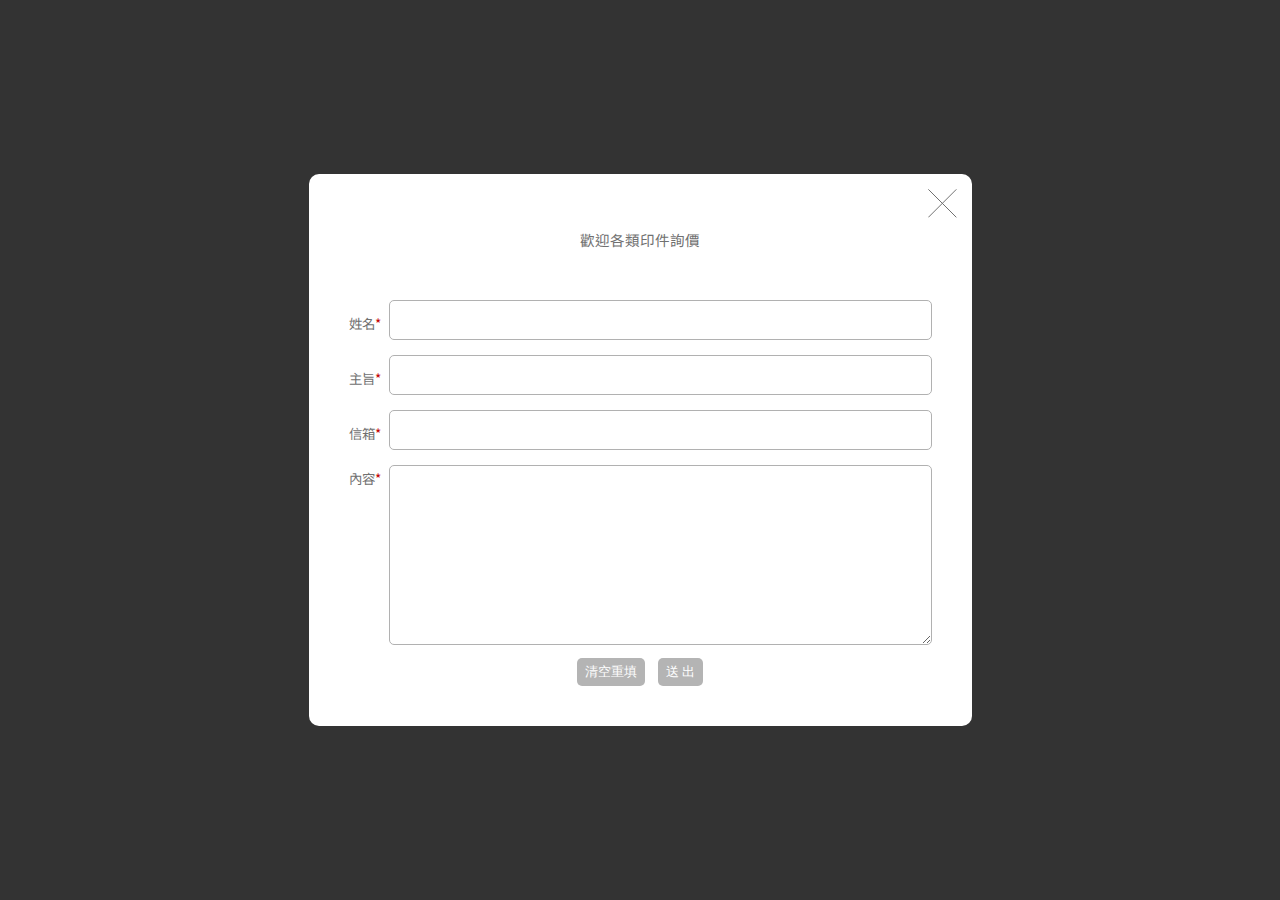
<file: email.html>
<!DOCTYPE html>
<html lang="zh-Hant-TW">

<head>
  <meta charset="UTF-8" />
  <meta name="viewport" content="width=device-width,initial-scale=1.0" />
  <title>首頁 | 全芳印刷</title>

  <!-- HTML5 shim and Respond.js for IE8 support of HTML5 elements and media queries -->
  <!-- WARNING: Respond.js doesn't work if you view the page via file:// -->
  <!--[if lt IE 9]>
      <script src="https://oss.maxcdn.com/html5shiv/3.7.2/html5shiv.min.js"></script>
      <script src="https://oss.maxcdn.com/respond/1.4.2/respond.min.js"></script>
    <![endif]-->
    <link rel="stylesheet" type="text/css" href="css/all.min.css" />
  <link rel="stylesheet" type="text/css" href="css/main.css" />
  <style type="text/css">
    body {
      /* height: 90vh;
      width: 100vh; */
      overflow: scroll;
    }

    .mapArea {
      background: rgba(0, 0, 0, 0.8);
      width: 100%;
      height: auto;
      min-height: 100%;
      max-width: none;
      display: flex;
      justify-content: center;
      align-items: center;
      box-sizing: border-box;
      flex-flow: column;
      overflow: hidden;

    }

    .mapArea .formTit {
      font-size: 1.3em;
      text-align: center;
      margin-bottom: 45px;
    }

    .mapArea .formWrap {
      position: relative;
      font-size: .8em;
      width: 80%;
      height: auto;
      max-height: 70%;
      max-width: 663px;
      min-width: 300px;
      background-color: #fff;
      padding: 40px;
      box-sizing: border-box;
      border-radius: 10px;
    }

    .mapArea .formWrap input,
    .mapArea .formWrap textarea {
      background: #fff;
      border: 1px #b1b1b1 solid;
    }

    .formWrap textarea {
      height: 180px;
    }

    .closeBtn {
      position: absolute;
      top: 0;
      right: 0;
      padding: 15px;
    }

    @media screen and (min-width: 768px) {}
  </style>
</head>

<body>
  <div class="mapArea">
    <div class="formWrap">
      <p class="formTit">歡迎各類印件詢價</p>
      <div class="name row">
        <p><label for="name">姓名<span class="heighlight">*</span></label></p>
        <p><input id="name" type="text"></p>
      </div>
      <div class="title row">
        <p><label for="title">主旨<span class="heighlight">*</span></label></p>
        <p><input id="title" type="text"></p>
      </div>
      <div class="email row">
        <p><label for="email">信箱<span class="heighlight">*</span></label></p>
        <p><input id="email" type="text"></p>
      </div>
      <div class="content row">
        <p><label for="content">內容<span class="heighlight">*</span></label></p>
        <p><textarea id="content"></textarea>
        </p>
      </div>
      <div class="butWrap">
        <button type="reset" class="reset">清空重填</button>
        <button type="submit" class="submit">送 出</button>
      </div>
      <div class="closeBtn">
        <svg xmlns="http://www.w3.org/2000/svg" width="28.707" height="28.707" viewBox="0 0 28.707 28.707">
          <g id="Group_19" data-name="Group 19" transform="translate(-614.146 -28.146)">
            <line id="Line_11" data-name="Line 11" x2="28" y2="28" transform="translate(614.5 28.5)" fill="none"
              stroke="#707070" stroke-width="1" />
            <line id="Line_12" data-name="Line 12" x2="28" y2="28" transform="translate(642.5 28.5) rotate(90)"
              fill="none" stroke="#707070" stroke-width="1" />
          </g>
        </svg>
      </div>
    </div>
  </div>

</body>
<script src="https://code.jquery.com/jquery-3.6.0.js" integrity="sha256-H+K7U5CnXl1h5ywQfKtSj8PCmoN9aaq30gDh27Xc0jk="
  crossorigin="anonymous"></script>
  
<script>
  $(document).ready(function () {

    var bg = $(".mapArea")
    var btn = $(".closeBtn")

    bg.click(close)
    btn.click(closeBtn)

    function close(e) {
      if (e.target == this) {
        $(".loadMap").animate({ "height": "0%" }, 500);
        $("body").removeClass("scrollbarNone")
      } else {
        console.log(this)

      }
    }

    function closeBtn(e) {

      $(".loadMap").animate({ "height": "0%" }, 500);
      $("body").removeClass("scrollbarNone")


    }


  })
</script>

</html>
</file>
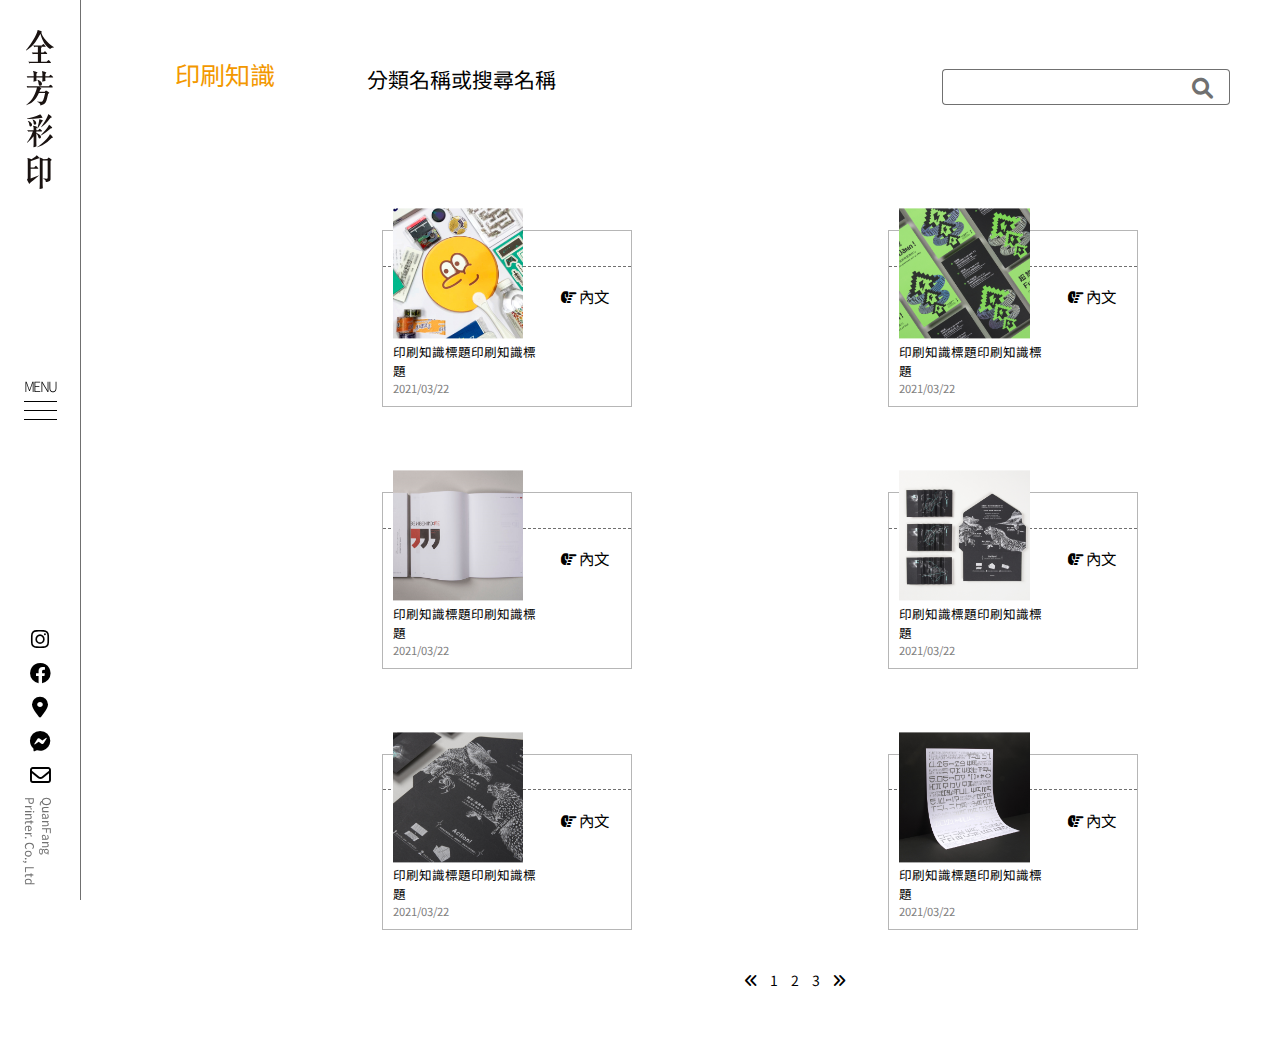
<file: knowledge.html>
<!DOCTYPE html>
<html lang="zh-Hant-TW">

<head>
  <meta charset="UTF-8" />
  <meta name="viewport" content="width=device-width,initial-scale=1.0" />
  <title>首頁 | 全芳印刷</title>

  <!-- HTML5 shim and Respond.js for IE8 support of HTML5 elements and media queries -->
  <!-- WARNING: Respond.js doesn't work if you view the page via file:// -->
  <!--[if lt IE 9]>
      <script src="https://oss.maxcdn.com/html5shiv/3.7.2/html5shiv.min.js"></script>
      <script src="https://oss.maxcdn.com/respond/1.4.2/respond.min.js"></script>
    <![endif]-->
  <link rel="stylesheet" type="text/css" href="css/all.min.css" />
  <link rel="stylesheet" type="text/css" href="css/main.css" />
</head>

<body class="clear-fix">
  <div class="loadMap"></div>

  <header>
    <section class="menuGroup">
      <a class="logo mob" href="index.html"><img src="images/logo_horizontal.svg" /></a>
      <a class="logo" href="index.html"><img src="images/logo_vertical.svg" /></a>
      <section class="menuBtn Default">
        <p class="menu"></p>
        <div class="lineWrap">
          <div class="line"></div>
          <div class="line close_1"></div>
          <div class="line close_2"></div>
          <div class="line"></div>
        </div>
      </section>
      <footer>
        <div class="subSelection">
          <a href="https://www.instagram.com/quanfangprint/" target="_blank"><i class="fab fa-instagram"></i></a>
          <a href="https://www.facebook.com/QuanFangPrint/" target="_blank"><i class="fab fa-facebook"></i></a>
          <a class="mapSetionIcon"><i class="fas fa-map-marker-alt"></i></a>
          <a class="messengerIcon" href="https://m.me/QuanFangPrint"><i class="fab fa-facebook-messenger"></i></a>
          <a class="mailIcon"><i class="far fa-envelope"></i></a>
        </div>
        <div class="coInf">
          QuanFang<br />
          Printer. Co., Ltd
        </div>
      </footer>
    </section>
    <!---------------------搜尋頁面用相同版型，僅改頁面標題樣式(見下方註解)----------------------------------->
    <div class="menuCon">
      <div class="menuBg">
        <a href="index.html">首 頁</a>
        <a href="about.html">關於我們</a>
        <a href="collection.html">案例作品</a>
        <a href="services.html">服務項目</a>
        <a class="in" href="knowledge.html">印刷知識</a>
      </div>
    </div>
  </header>
  <!--------------------分類選單，如果為該分類，請在li的class加上 "in" 這個屬性------------------>
  <section class="wrap knowledge">
    <div class="knowledgeSide">
      <p class="pageTit"><span>印刷知識</span><span class="button">展開分類 <i class="fas fa-angle-down"></i></span></p>
      <section class="classesListWrap">
        <ul class="list all">
          <li class="in"><i class="fas fa-arrow-circle-right"></i><a href="#"> 全部</a></li>
        </ul>

        <div class="list class">
          <ul class="className">
            <p class="className">按分類</p>
            <li><i class="fas fa-arrow-circle-right"></i><a href="#">2008</a></li>
            <li><i class="fas fa-arrow-circle-right"></i><a href="#">裸背線裝</a></li>
            <li><i class="fas fa-arrow-circle-right"></i><a href="#">畢業製作</a></li>
            <li><i class="fas fa-arrow-circle-right"></i><a href="#">商業印刷</a></li>
            <li><i class="fas fa-arrow-circle-right"></i><a href="#">特殊加工</a></li>
          </ul>
        </div>
      </section>
    </div>
    <div class="itemSide">
      <section class="itemHead">
        <p class="pageTitle">分類名稱或搜尋名稱</p>
        <!--如果是搜尋請用如下文案和樣式
                        <p class="pageTitle">搜尋關鍵字<span class="heightlight">●●</span>的結果</p>
                    -->
        <div class="searchButtonShow"><i class="fa-solid fa-magnifying-glass"></i></div>
        <div class="searchBarWrap">
          <div class="searchBar">
            <input type="text">
            <button><i class="fa-solid fa-magnifying-glass"></i></button>
          </div>
        </div>
      </section>
      <section class="temCon">
        <a class="knowledgeItem" href="knowledge_inpage.html">
          <hr />
          <div class="knowledgeItemImg">
            <img src="images/knowledge_01.png" />
          </div>
          <div class="knowledgeItemCon">
            <div class="knowledgeItemTitGroup">
              <p class="knowledgeItemTit">印刷知識標題印刷知識標題</p>
              <p class="knowledgeItemDate">2021/03/22</p>
            </div>
            <p class="knowledgeItemCursor">
              <i class="fas fa-hand-point-right"></i> 內文
            </p>
          </div>
        </a>
        <a class="knowledgeItem" href="knowledge_inpage.html">
          <hr />
          <div class="knowledgeItemImg">
            <img src="images/knowledge_02.png" />
          </div>
          <div class="knowledgeItemCon">
            <div class="knowledgeItemTitGroup">
              <p class="knowledgeItemTit">印刷知識標題印刷知識標題</p>
              <p class="knowledgeItemDate">2021/03/22</p>
            </div>
            <p class="knowledgeItemCursor">
              <i class="fas fa-hand-point-right"></i> 內文
            </p>
          </div>
        </a>
        <a class="knowledgeItem" href="knowledge_inpage.html">
          <hr />
          <div class="knowledgeItemImg">
            <img src="images/knowledge_03.png" />
          </div>
          <div class="knowledgeItemCon">
            <div class="knowledgeItemTitGroup">
              <p class="knowledgeItemTit">印刷知識標題印刷知識標題</p>
              <p class="knowledgeItemDate">2021/03/22</p>
            </div>
            <p class="knowledgeItemCursor">
              <i class="fas fa-hand-point-right"></i> 內文
            </p>
          </div>
        </a>
        <a class="knowledgeItem" href="knowledge_inpage.html">
          <hr />
          <div class="knowledgeItemImg">
            <img src="images/knowledge_04.png" />
          </div>
          <div class="knowledgeItemCon">
            <div class="knowledgeItemTitGroup">
              <p class="knowledgeItemTit">印刷知識標題印刷知識標題</p>
              <p class="knowledgeItemDate">2021/03/22</p>
            </div>
            <p class="knowledgeItemCursor">
              <i class="fas fa-hand-point-right"></i> 內文
            </p>
          </div>
        </a>
        <a class="knowledgeItem" href="knowledge_inpage.html">
          <hr />
          <div class="knowledgeItemImg">
            <img src="images/knowledge_05.png" />
          </div>
          <div class="knowledgeItemCon">
            <div class="knowledgeItemTitGroup">
              <p class="knowledgeItemTit">印刷知識標題印刷知識標題</p>
              <p class="knowledgeItemDate">2021/03/22</p>
            </div>
            <p class="knowledgeItemCursor">
              <i class="fas fa-hand-point-right"></i> 內文
            </p>
          </div>
        </a>
        <a class="knowledgeItem" href="knowledge_inpage.html">
          <hr />
          <div class="knowledgeItemImg">
            <img src="images/knowledge_06.png" />
          </div>
          <div class="knowledgeItemCon">
            <div class="knowledgeItemTitGroup">
              <p class="knowledgeItemTit">印刷知識標題印刷知識標題</p>
              <p class="knowledgeItemDate">2021/03/22</p>
            </div>
            <p class="knowledgeItemCursor">
              <i class="fas fa-hand-point-right"></i> 內文
            </p>
          </div>
        </a>
      </section>
      <div class="pageGroup">
        <a href="#"> <i class="fa-solid fa-angles-left"></i></a>
        <a href="#">1</a>
        <a href="#">2</a>
        <a href="#">3</a>
        <a href="#"><i class="fa-solid fa-angles-right"></i></a>
      </div>
    </div>
  </section>

  </div>

  </section>
</body>

<script src="https://code.jquery.com/jquery-3.6.0.js" integrity="sha256-H+K7U5CnXl1h5ywQfKtSj8PCmoN9aaq30gDh27Xc0jk="
  crossorigin="anonymous"></script>

<script src="js/custom.js"></script>
<!-- Messenger 洽談外掛程式 Code -->
<div id="fb-root"></div>

<!-- Your 洽談外掛程式 code -->
<div id="fb-customer-chat" class="fb-customerchat">
</div>


<!-- Messenger 洽談外掛程式 Code -->
<div id="fb-root"></div>

<!-- Your 洽談外掛程式 code -->
<div id="fb-customer-chat" class="fb-customerchat">
</div>

<script>
  var chatbox = document.getElementById('fb-customer-chat');
  chatbox.setAttribute("page_id", "175728929225547");
  chatbox.setAttribute("attribution", "biz_inbox");
</script>

<!-- Your SDK code -->
<script>
  window.fbAsyncInit = function () {
    FB.init({
      xfbml: true,
      version: 'v13.0'
    });
  };

  (function (d, s, id) {
    var js, fjs = d.getElementsByTagName(s)[0];
    if (d.getElementById(id)) return;
    js = d.createElement(s); js.id = id;
    js.src = 'https://connect.facebook.net/zh_TW/sdk/xfbml.customerchat.js';
    fjs.parentNode.insertBefore(js, fjs);
  }(document, 'script', 'facebook-jssdk'));
</script>

</html>
</file>
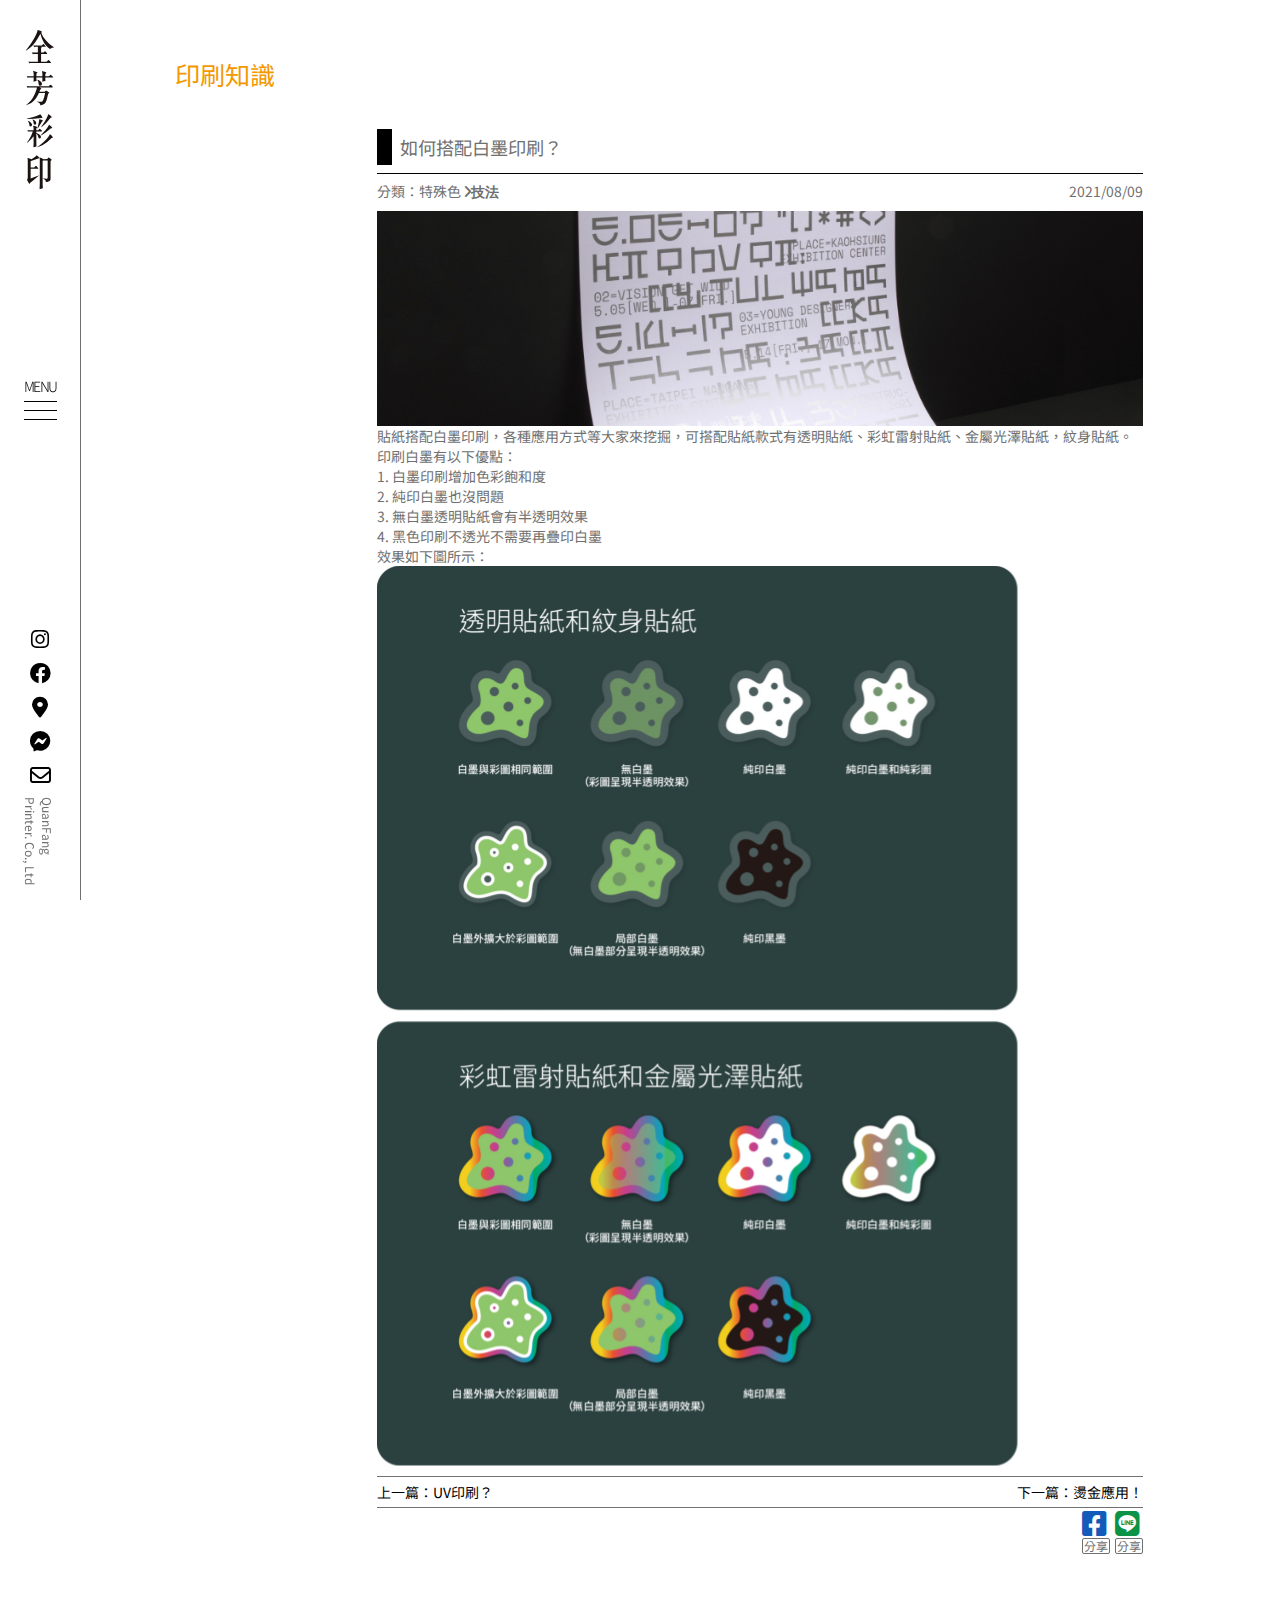
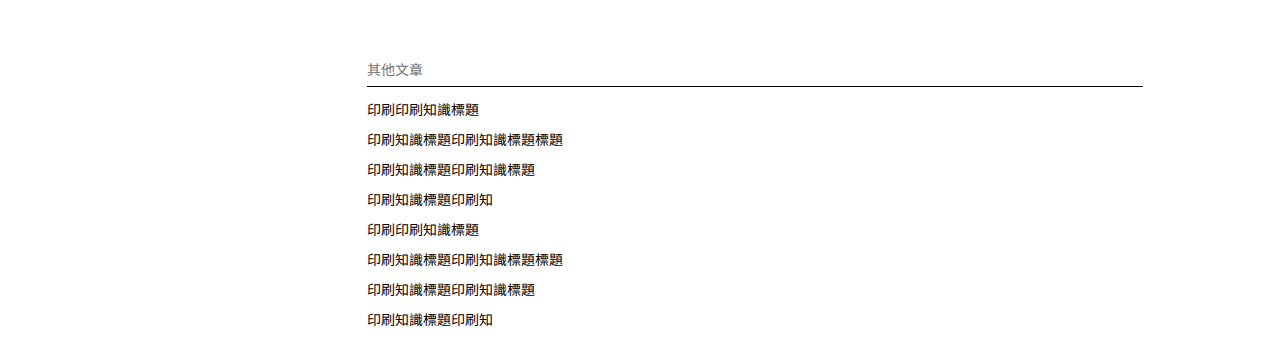
<file: knowledge_inpage.html>
<!DOCTYPE html>
<html lang="zh-Hant-TW">

<head>
    <meta charset="UTF-8" />
    <meta name="viewport" content="width=device-width,initial-scale=1.0" />
    <title>首頁 | 全芳印刷</title>

    <meta property="og:url"                content="" />
    <meta property="og:type"               content="article" />
    <!-- 取標題 -->
    <meta property="og:title"              content="" />
    <!-- 取內容大約前100字 -->
    <meta property="og:description"        content="" />
    <!-- 取主圖 -->
    <meta property="og:image"              content="" />

    <!-- HTML5 shim and Respond.js for IE8 support of HTML5 elements and media queries -->
    <!-- WARNING: Respond.js doesn't work if you view the page via file:// -->
    <!--[if lt IE 9]>
      <script src="https://oss.maxcdn.com/html5shiv/3.7.2/html5shiv.min.js"></script>
      <script src="https://oss.maxcdn.com/respond/1.4.2/respond.min.js"></script>
    <![endif]-->
    <link rel="stylesheet" type="text/css" href="css/all.min.css" />
    <link rel="stylesheet" type="text/css" href="css/main.css" />
</head>

<body class="clear-fix">
    <div class="loadMap"></div>

    <header>
        <section class="menuGroup">
            <a class="logo mob" href="index.html"><img src="images/logo_horizontal.svg" /></a>
            <a class="logo" href="index.html"><img src="images/logo_vertical.svg" /></a>
            <section class="menuBtn Default">
                <p class="menu"></p>
                <div class="lineWrap">
                    <div class="line"></div>
                    <div class="line close_1"></div>
                    <div class="line close_2"></div>
                    <div class="line"></div>
                </div>
            </section>
            <footer>
                <div class="subSelection">
                    <a href="https://www.instagram.com/quanfangprint/" target="_blank"><i
                            class="fab fa-instagram"></i></a>
                    <a href="https://www.facebook.com/QuanFangPrint/" target="_blank"><i
                            class="fab fa-facebook"></i></a>
                    <a class="mapSetionIcon"><i class="fas fa-map-marker-alt"></i></a>
                    <a class="messengerIcon" href="https://m.me/QuanFangPrint"><i class="fab fa-facebook-messenger"></i></a>
                    <a class="mailIcon"><i class="far fa-envelope"></i></a>
                </div>
                <div class="coInf">
                    QuanFang<br />
                    Printer. Co., Ltd
                </div>
            </footer>
        </section>
        <!---------------------搜尋頁面用相同版型，僅改頁面標題為「搜尋：oo 的結果」----------------------------------->
        <div class="menuCon">
            <div class="menuBg">
                <a href="index.html">首 頁</a>
                <a href="about.html">關於我們</a>
                <a href="collection.html">案例作品</a>
                <a href="services.html">服務項目</a>
                <a class="in" href="knowledge.html">印刷知識</a>
            </div>
        </div>
    </header>
    <!--------------------分類選單，如果為該分類，請在li的class加上 "in" 這個屬性------------------>
    <section class="wrap knowledgeInpage">
        <div class="knowledgeInpageSide">
            <p class="pageTit"><span>印刷知識</span><span class="button">展開分類 <i class="fas fa-angle-down"></i></span></p>
            <section class="classesListWrap">
                <ul class="list all">
                    <li class="in"><i class="fas fa-arrow-circle-right"></i><a href="#"> 全部</a></li>
                </ul>

                <div class="list class">
                    <ul class="className">
                        <p class="className">按分類</p>
                        <li><i class="fas fa-arrow-circle-right"></i><a href="knowledge.html">2008</a></li>
                        <li><i class="fas fa-arrow-circle-right"></i><a href="knowledge.html">裸背線裝</a></li>
                        <li><i class="fas fa-arrow-circle-right"></i><a href="knowledge.html">畢業製作</a></li>
                        <li><i class="fas fa-arrow-circle-right"></i><a href="knowledge.html">商業印刷</a></li>
                        <li><i class="fas fa-arrow-circle-right"></i><a href="knowledge.html">特殊加工</a></li>
                    </ul>
                </div>
            </section>
        </div>
        <div class="itemSide">
           
                <section class="itemHead">
                    <p class="pageTitle">分類名稱或搜尋名稱</p>
                    <div class="searchButtonShow"><i class="fa-solid fa-magnifying-glass"></i></div>
                    <div class="searchBarWrap">
                        <div class="searchBar">
                            <input type="text">
                            <button><i class="fa-solid fa-magnifying-glass"></i></button>
                        </div>
                    </div>
                </section>
                <section class="temCon">
                    <div class="titleWrap">
                        <p class="tit">如何搭配白墨印刷？</p>
                        <hr />
                        <!--分類+日期-->
                        <p class="date"><span>分類：特殊色 <i class="fas fa-angle-right">技法</i></span><span>2021/08/09</span></p>
                        <!--分類+日期END-->
                    </div>
                    <!-----------------編輯器從這裡開始----------------->
                    <div class="edit">
                        <img src="images/banner.png">
                        <p>貼紙搭配白墨印刷，各種應用方式等大家來挖掘，可搭配貼紙款式有透明貼紙、彩虹雷射貼紙、金屬光澤貼紙，紋身貼紙。</p>
                        <p>印刷白墨有以下優點：</p>
                        <p>1. 白墨印刷增加色彩飽和度</p>
                        <p>2. 純印白墨也沒問題</p>
                        <p>3. 無白墨透明貼紙會有半透明效果</p>
                        <p>4. 黑色印刷不透光不需要再疊印白墨</p>
                        <p>效果如下圖所示：</p>
                        <img src="images/test_img.png">
                    </div>
                    <!-----------------編輯器END----------------->
                    <div class="preAndNex">
                        <a href="#">上一篇：UV印刷？</a>
                        <a href="#">下一篇：燙金應用！</a>
                    </div>
                    <div class="shareWrap">
                        <div class="share_fb"><i class="fab fa-facebook-square"></i>
                            <div class="shareBtn">分享</div>
                        </div>
                        <div class="share_line"><i class="fab fa-line"></i>
                            <div class="shareBtn">分享</div>
                        </div>
                    </div>
                </section>

                <!---請用最新的8篇---->
                <div class="pageOtherSide">
                    <div class="titleWrap">
                        <p>其他文章</p>
                            <hr />
                            <a href="#">印刷印刷知識標題</a>
                            <a href="#">印刷知識標題印刷知識標題標題</a>
                            <a href="#">印刷知識標題印刷知識標題</a>
                            <a href="#">印刷知識標題印刷知</a>
                            <a href="#">印刷印刷知識標題</a>
                            <a href="#">印刷知識標題印刷知識標題標題</a>
                            <a href="#">印刷知識標題印刷知識標題</a>
                            <a href="#">印刷知識標題印刷知</a>
                    </div>
                </div>
            
        </div>
    </section>

    </div>

    </section>
</body>

<script src="https://code.jquery.com/jquery-3.6.0.js" integrity="sha256-H+K7U5CnXl1h5ywQfKtSj8PCmoN9aaq30gDh27Xc0jk="
    crossorigin="anonymous"></script>

<script src="js/custom.js"></script>
<!-- Messenger 洽談外掛程式 Code -->
<div id="fb-root"></div>

<!-- Your 洽談外掛程式 code -->
<div id="fb-customer-chat" class="fb-customerchat">
</div>


 <!-- Messenger 洽談外掛程式 Code -->
    <div id="fb-root"></div>

    <!-- Your 洽談外掛程式 code -->
    <div id="fb-customer-chat" class="fb-customerchat">
    </div>

    <script>
      var chatbox = document.getElementById('fb-customer-chat');
      chatbox.setAttribute("page_id", "175728929225547");
      chatbox.setAttribute("attribution", "biz_inbox");
    </script>

    <!-- Your SDK code -->
    <script>
      window.fbAsyncInit = function() {
        FB.init({
          xfbml            : true,
          version          : 'v13.0'
        });
      };

      (function(d, s, id) {
        var js, fjs = d.getElementsByTagName(s)[0];
        if (d.getElementById(id)) return;
        js = d.createElement(s); js.id = id;
        js.src = 'https://connect.facebook.net/zh_TW/sdk/xfbml.customerchat.js';
        fjs.parentNode.insertBefore(js, fjs);
      }(document, 'script', 'facebook-jssdk'));
    </script>
</html>
</file>
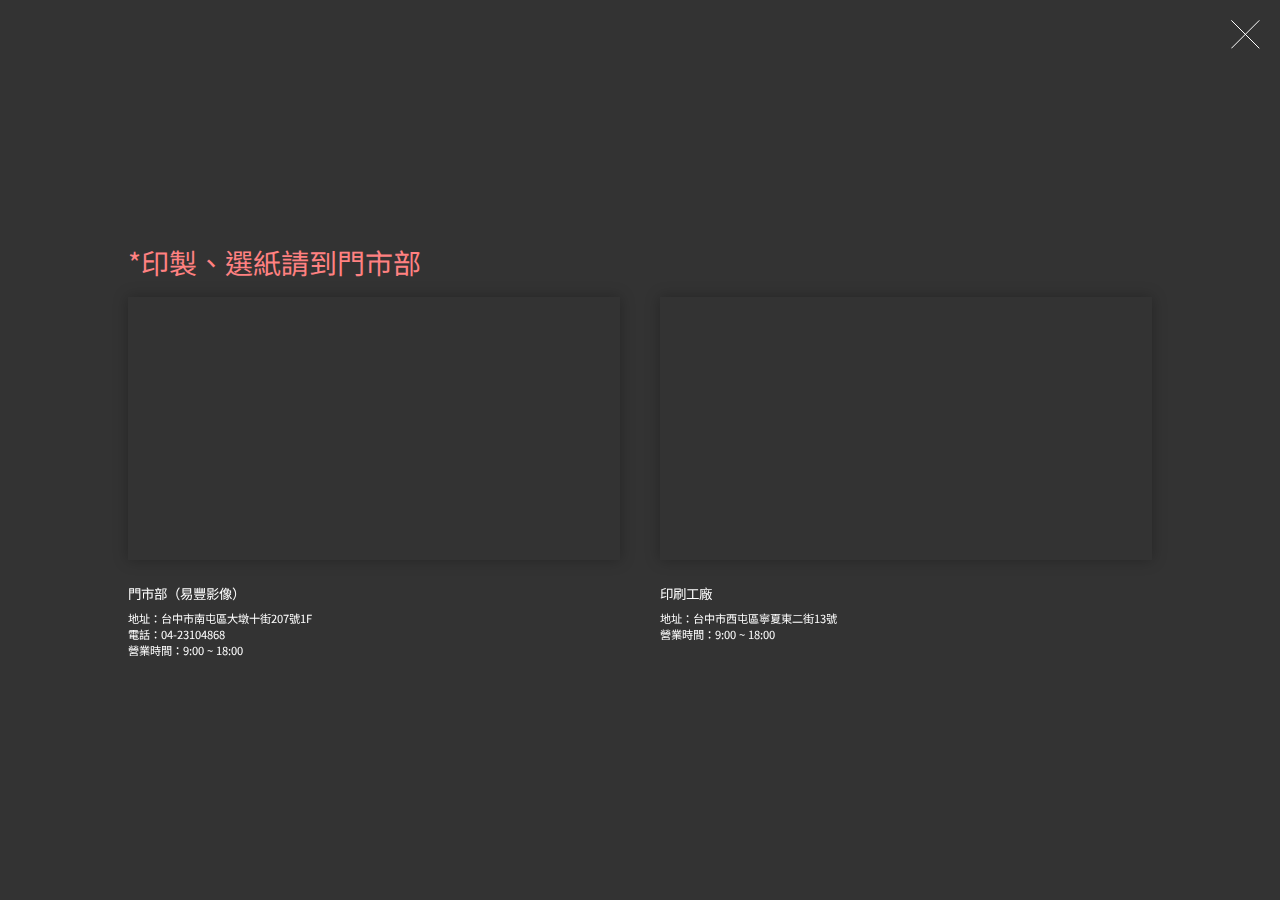
<file: map.html>
<!DOCTYPE html>
<html lang="zh-Hant-TW">

<head>
    <meta charset="UTF-8" />
    <meta name="viewport" content="width=device-width,initial-scale=1.0" />
    <title>首頁 | 全芳印刷</title>

    <!-- HTML5 shim and Respond.js for IE8 support of HTML5 elements and media queries -->
    <!-- WARNING: Respond.js doesn't work if you view the page via file:// -->
    <!--[if lt IE 9]>
      <script src="https://oss.maxcdn.com/html5shiv/3.7.2/html5shiv.min.js"></script>
      <script src="https://oss.maxcdn.com/respond/1.4.2/respond.min.js"></script>
    <![endif]-->
    <link rel="stylesheet" type="text/css" href="css/all.min.css" />
    <link rel="stylesheet" type="text/css" href="css/main.css" />
    <style type="text/css">
        body {
            /* height: 90vh;
            width: 100vh; */
            overflow: scroll;
        }

        .mapArea {
            background: rgba(0, 0, 0, 0.8);
            width: 100%;
            height: auto;
            min-height: 100%;
            max-width: none;
            color: #fff;
            display: flex;
            justify-content: center;
            align-items: center;
            box-sizing: border-box;
            flex-flow: column;
            padding-top: 3em;
            padding-bottom: 3em;
        }

        .mapArea .heighlight {
            text-align: left;
            width: 80%;
            color: #FF8181;
            font-size: 1.5em;
        }

        .mapArea .mainCon {
            width: 80%;
            position: relative;
        }

        .mapArea .contactInf {
            margin: 0;
        }

        .closeBtn {
            position: absolute;
            top: 20px;
    right: 20px;
        }

        @media screen and (min-width: 768px) {

            .mapArea .contactInf_01 {
                margin-right: 40px;
            }

            .mapArea .mainCon {
                display: flex;
                justify-content: center;


            }

            .mapArea .heighlight {

                font-size: 2em;
            }

            .mapArea .inf {
                margin-top: 2em;
            }

            .mapArea .placeTit {
                margin-bottom: .5em;
            }
        }
    </style>
</head>

<body>
    <div class="mapArea">
        <div class="closeBtn">
            <svg xmlns="http://www.w3.org/2000/svg" width="28.707" height="28.707" viewBox="0 0 28.707 28.707">
                <g id="Group_19" data-name="Group 19" transform="translate(-614.146 -28.146)">
                    <line id="Line_11" data-name="Line 11" x2="28" y2="28" transform="translate(614.5 28.5)"
                        fill="none" stroke="#ffffff" stroke-width="1" />
                    <line id="Line_12" data-name="Line 12" x2="28" y2="28"
                        transform="translate(642.5 28.5) rotate(90)" fill="none" stroke="#ffffff"
                        stroke-width="1" />
                </g>
            </svg>
        </div>
        <p class="heighlight">*印製、選紙請到門市部</p>
        <div class="mainCon">
            
            <div class="contactInf contactInf_01">
                <div class="map">
                    <iframe
                        src="https://www.google.com/maps/embed?pb=!1m14!1m8!1m3!1d14562.750793544228!2d120.6491127!3d24.1476034!3m2!1i1024!2i768!4f13.1!3m3!1m2!1s0x0%3A0x6dd7636b50f99933!2z5YWo6Iqz5b2p6Imy5Y2w5Yi377yI6ZaA5biC6YOo77yJ!5e0!3m2!1szh-TW!2stw!4v1648921411166!5m2!1szh-TW!2stw"
                        width="600" height="450" style="border: 0" allowfullscreen="" loading="lazy"
                        referrerpolicy="no-referrer-when-downgrade"></iframe>
                </div>
                <div class="inf">
                    <p class="placeTit">門市部（易豐影像）</p>
                    <p>地址：台中市南屯區大墩十街207號1F</p>
                    <p>電話：04-23104868</p>
                    <p>營業時間：9:00 ~ 18:00</p>
                </div>
            </div>
            <div class="contactInf contactInf_02">
                <div class="map">
                    <iframe
                        src="https://www.google.com/maps/embed?pb=!1m18!1m12!1m3!1d6700.209294078808!2d120.6624108509731!3d24.166476300283442!2m3!1f0!2f0!3f0!3m2!1i1024!2i768!4f13.1!3m3!1m2!1s0x3469162a47c59b15%3A0x43323951545e1524!2z5YWo6Iqz5b2p6Imy5Y2w5Yi36IKh5Lu95pyJ6ZmQ5YWs5Y-477yI5Y2w5Yi35bel5bug77yJ!5e0!3m2!1szh-TW!2stw!4v1648922501642!5m2!1szh-TW!2stw"
                        width="600" height="450" style="border: 0" allowfullscreen="" loading="lazy"
                        referrerpolicy="no-referrer-when-downgrade"></iframe>
                </div>
                <div class="inf">
                    <p class="placeTit">印刷工廠</p>
                    <p>地址：台中市西屯區寧夏東二街13號</p>
                    <p>營業時間：9:00 ~ 18:00</p>
                </div>
            </div>
        </div>
    </div>
    </div>

</body>
<script src="https://code.jquery.com/jquery-3.6.0.js" integrity="sha256-H+K7U5CnXl1h5ywQfKtSj8PCmoN9aaq30gDh27Xc0jk="
    crossorigin="anonymous"></script>
<script>
    $(document).ready(function () {
        var bg = $(".mapArea")
        bg.click(closeMap)
        function closeMap(ev) {
            if (ev.target == this) {
                $(".loadMap").animate({ "height": "0%" }, 500);
                $("body").removeClass("scrollbarNone")
            } else {
                console.log(ev.target)
            }
        }

        var bg = $(".mapArea")
        var btn = $(".closeBtn")

        bg.click(close)
        btn.click(closeBtn)

        function close(e) {
            if (e.target == this) {
                $(".loadMap").animate({ "height": "0%" }, 500);
                $("body").removeClass("scrollbarNone")
            } else {
                console.log(this)

            }
        }

        function closeBtn(e) {

            $(".loadMap").animate({ "height": "0%" }, 500);
            $("body").removeClass("scrollbarNone")


        }


    })
</script>

</html>
</file>
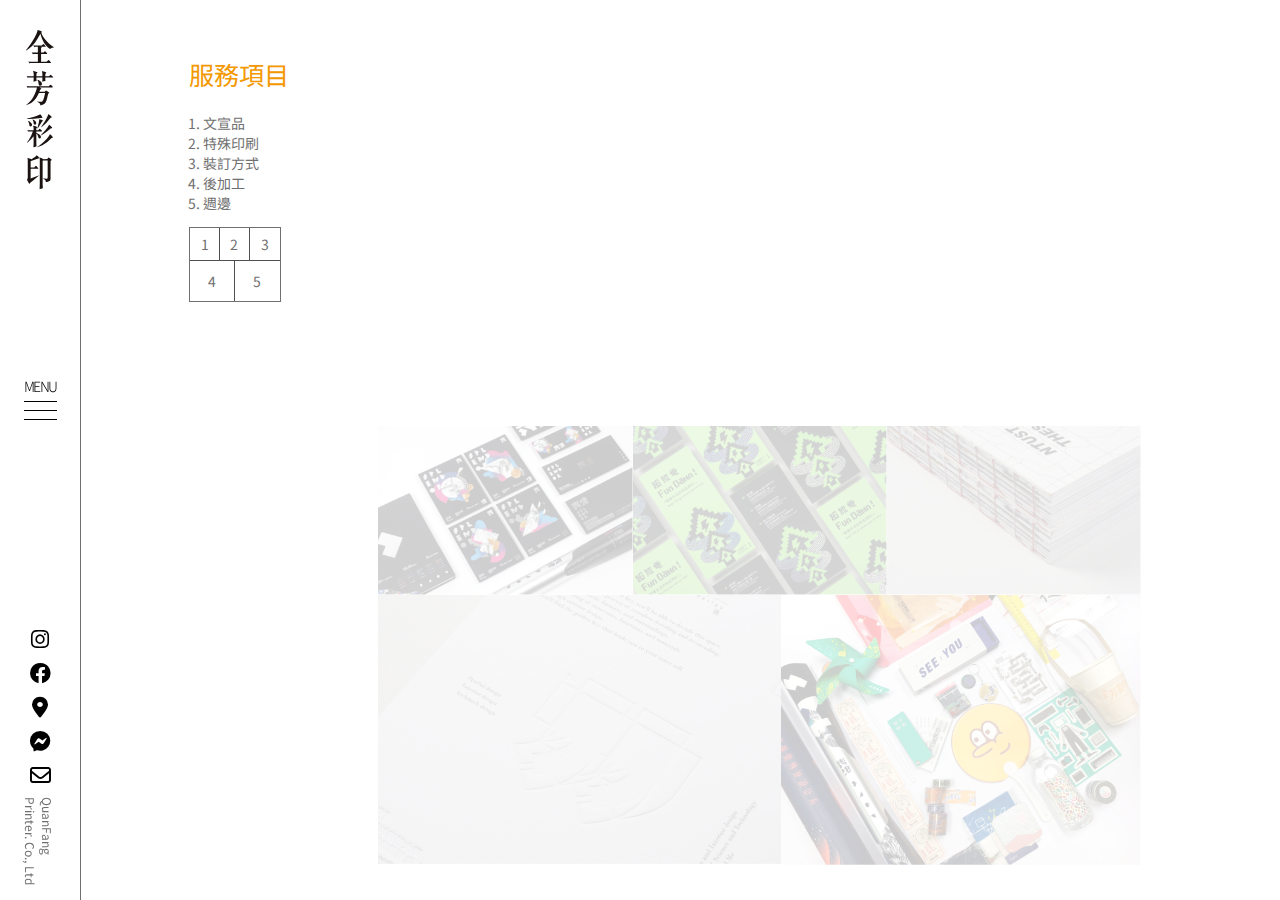
<file: services.html>
<!DOCTYPE html>
<html lang="zh-Hant-TW">

<head>
    <meta charset="UTF-8" />
    <meta name="viewport" content="width=device-width,initial-scale=1.0" />
    <title>首頁 | 全芳印刷</title>

    <!-- HTML5 shim and Respond.js for IE8 support of HTML5 elements and media queries -->
    <!-- WARNING: Respond.js doesn't work if you view the page via file:// -->
    <!--[if lt IE 9]>
      <script src="https://oss.maxcdn.com/html5shiv/3.7.2/html5shiv.min.js"></script>
      <script src="https://oss.maxcdn.com/respond/1.4.2/respond.min.js"></script>
    <![endif]-->
    <link rel="stylesheet" type="text/css" href="css/all.min.css" />
    <link rel="stylesheet" type="text/css" href="css/main.css" />
</head>

<body class="clear-fix">
    <div class="loadMap"></div>

    <header>
        <section class="menuGroup">
            <a class="logo mob" href="index.html"><img src="images/logo_horizontal.svg" /></a>
            <a class="logo" href="index.html"><img src="images/logo_vertical.svg" /></a>
            <section class="menuBtn Default">
                <p class="menu"></p>
                <div class="lineWrap">
                    <div class="line"></div>
                    <div class="line close_1"></div>
                    <div class="line close_2"></div>
                    <div class="line"></div>
                </div>
            </section>
            <footer>
                <div class="subSelection">
                    <a href="https://www.instagram.com/quanfangprint/" target="_blank"><i
                            class="fab fa-instagram"></i></a>
                    <a href="https://www.facebook.com/QuanFangPrint/" target="_blank"><i
                            class="fab fa-facebook"></i></a>
                    <a class="mapSetionIcon"><i class="fas fa-map-marker-alt"></i></a>
                    <a class="messengerIcon" href="https://m.me/QuanFangPrint"><i class="fab fa-facebook-messenger"></i></a>
                    <a class="mailIcon"><i class="far fa-envelope"></i></a>
                </div>
                <div class="coInf">
                    QuanFang<br />
                    Printer. Co., Ltd
                </div>
            </footer>
        </section>
        <div class="menuCon">
            <div class="menuBg">
                <a href="index.html">首 頁</a>
                <a href="about.html">關於我們</a>
                <a href="collection.html">案例作品</a>
                <a class="in" href="services.html">服務項目</a>
                <a href="knowledge.html">印刷知識</a>
            </div>
        </div>
    </header>
    <section class="wrap services">
        <div class="serviceSide">
            <p class="pageTit">服務項目</p>
            <div class="sideServiceList">
                <ul>
                    <li>文宣品</li>
                    <li>特殊印刷</li>
                    <li>裝訂方式</li>
                    <li>後加工</li>
                    <li>週邊</li>
                </ul>
            </div>
            <div class="cube">
                
                    <div class="thum thum_1">1</div>
                    <div class="thum thum_2">2</div>
                    <div class="thum thum_3">3</div>
                
                    <div class="thum thum_4">4</div>
                    <div class="thum thum_5">5</div>
                
            </div>
            <div class="sideServiceCon">
                <ul class="sideServiceConList">
                    <li>海報/大圖輸出</li>
                    <li>名片</li>
                    <li>明信片</li>
                    <li>信封</li>
                    <li>邀請卡</li>
                    <li>喜帖</li>
                    <li>菜單</li>
                    <li>DM&傳單&手冊</li>
                    …其他客製化文宣
                </ul>
                <ul class="sideServiceConList">
                    <li>特殊印刷</li>
                    <li>特別色&螢光色</li>
                    <li>印金&印銀&印白</li>
                    <li>夜光油墨</li>
                </ul>
                <ul class="sideServiceConList">
                    <li>膠裝&穿線膠裝</li>
                    <li>圓背&方背精裝</li>
                    <li>裸背</li>
                    <li>騎馬釘</li>
                    <li>歐姆釘</li>
                    <li>車縫線</li>
                    <li>單線圈；雙線圈</li>
                    <li>鉚釘</li>
                    <li>糊頭</li>
                    …其他特殊客製裝訂
                </ul>
                <ul class="sideServiceConList">
                    <li>燙金</li>
                    <li>打凹&打凸</li>
                    <li>發泡</li>
                    <li>絹印</li>
                    <li>導圓角</li>
                    <li>鏤空</li>
                    <li>壓線</li>
                    <li>紮型(造型)</li>
                    <li>上膜</li>
                    <li>上光</li>
                    …其他後加工
                </ul>
                <ul class="sideServiceConList">
                    <li>貼紙</li>
                    <li>紙袋</li>
                    <li>杯套</li>
                    <li>杯墊</li>
                    <li>包裝盒</li>
                    <li>紙膠帶</li>
                    <li>筆記本</li>
                    <li>帆布袋</li>
                    <li>徽章(金屬/電繡)</li>
                    <li>L夾</li>
                    …其他客製化周邊
                </ul>

            </div>
        </div>
        <div class="itemSide">
            <div class="serviceWrap">
                <div class="serviceWrap_co_1">
                    <div class="serviceItem">
                        <div class="serviceImg">
                            <img src="images/service_01.png">
                        </div>
                        <ul class="serviceList">
                            <p class="serviceItemName">1.文宣品</p>
                            <li>海報/大圖輸出</li>
                            <li>名片</li>
                            <li>明信片</li>
                            <li>信封</li>
                            <li>邀請卡</li>
                            <li>喜帖</li>
                            <li>菜單</li>
                            <li>DM&傳單&手冊</li>
                            …其他客製化文宣
                        </ul>
                    </div>
                    <div class="serviceItem">
                        <div class="serviceImg">
                            <img src="images/service_03.png">
                        </div>
                        <ul class="serviceList">
                            <p class="serviceItemName">2.特殊印刷</p>
                            <li>特殊印刷</li>
                            <li>特別色&螢光色</li>
                            <li>印金&印銀&印白</li>
                            <li>夜光油墨</li>
                        </ul>
                    </div>
                    <div class="serviceItem">
                        <div class="serviceImg">
                            <img src="images/service_05.png">
                        </div>
                        <ul class="serviceList">
                            <p class="serviceItemName">3.裝訂方式</p>
                            <li>膠裝&穿線膠裝</li>
                            <li>圓背&方背精裝</li>
                            <li>裸背</li>
                            <li>騎馬釘</li>
                            <li>歐姆釘</li>
                            <li>車縫線</li>
                            <li>單線圈；雙線圈</li>
                            <li>鉚釘</li>
                            <li>糊頭</li>
                            …其他特殊客製裝訂
                        </ul>
                    </div>
                </div>
                <div class="serviceWrap_co_2">
                    <div class="serviceItem">
                        <div class="serviceImg">
                            <img src="images/service_02.png">
                        </div>
                        <ul class="serviceList">
                            <p class="serviceItemName">4.後加工</p>
                            <li>燙金</li>
                            <li>打凹&打凸</li>
                            <li>發泡</li>
                            <li>絹印</li>
                            <li>導圓角</li>
                            <li>鏤空</li>
                            <li>壓線</li>
                            <li>紮型(造型)</li>
                            <li>上膜</li>
                            <li>上光</li>
                            …其他後加工
                        </ul>
                    </div>
                    <div class="serviceItem">
                        <div class="serviceImg">
                            <img src="images/service_04.png">
                        </div>
                        <ul class="serviceList">
                            <p class="serviceItemName">5.週邊商品</p>
                            <li>貼紙</li>
                            <li>紙袋</li>
                            <li>杯套</li>
                            <li>杯墊</li>
                            <li>包裝盒</li>
                            <li>紙膠帶</li>
                            <li>筆記本</li>
                            <li>帆布袋</li>
                            <li>徽章(金屬/電繡)</li>
                            <li>L夾</li>
                            …其他客製化周邊
                        </ul>

                    </div>
                </div>
            </div>

        </div>
    </section>
    </section>
    </section>
</body>

<script src="https://code.jquery.com/jquery-3.6.0.js" integrity="sha256-H+K7U5CnXl1h5ywQfKtSj8PCmoN9aaq30gDh27Xc0jk="
    crossorigin="anonymous"></script>
<script src="js/custom.js"></script>
<!-- Messenger 洽談外掛程式 Code -->
<div id="fb-root"></div>

<!-- Your 洽談外掛程式 code -->
<div id="fb-customer-chat" class="fb-customerchat">
</div>


 <!-- Messenger 洽談外掛程式 Code -->
    <div id="fb-root"></div>

    <!-- Your 洽談外掛程式 code -->
    <div id="fb-customer-chat" class="fb-customerchat">
    </div>

    <script>
      var chatbox = document.getElementById('fb-customer-chat');
      chatbox.setAttribute("page_id", "175728929225547");
      chatbox.setAttribute("attribution", "biz_inbox");
    </script>

    <!-- Your SDK code -->
    <script>
      window.fbAsyncInit = function() {
        FB.init({
          xfbml            : true,
          version          : 'v13.0'
        });
      };

      (function(d, s, id) {
        var js, fjs = d.getElementsByTagName(s)[0];
        if (d.getElementById(id)) return;
        js = d.createElement(s); js.id = id;
        js.src = 'https://connect.facebook.net/zh_TW/sdk/xfbml.customerchat.js';
        fjs.parentNode.insertBefore(js, fjs);
      }(document, 'script', 'facebook-jssdk'));
    </script>
</html>
</file>
<file: css/main.css>
﻿@import url("https://fonts.googleapis.com/css2?family=Noto+Sans+TC:wght@300;400;500;700&display=swap");
@import url("main.css");


div,
footer,
section,
article,
aside,
header {
  display: block;
}

html,
body {
  padding: 0px;
  font-family: "Noto Sans TC", sans-serif;
  /* height: 100%; */
}

body {
  margin: 0 0 55px 0;
  color: #707070;
  box-sizing: border-box;
}

p {
  padding: 0px;
  margin: 0;
}

img {
  max-width: 100%;
  display: block;
}

a {
  text-decoration: none;
  color: #000;
}

/*
    these are just the default styles used in the Cycle2 demo pages.  
    you can use these styles or any others that you wish.
*/

.heightlight{
  color: #F39800;
}


.clear-fix {
  padding-top: 1px;
}

.scrollbarNone {
  scrollbar-width: 0;
  height: 100vh;
  width: 100vw;
  overflow: hidden;
}

.loadMap {
  position: fixed;
  bottom: 0;
  left: 0;
  z-index: 9999;
  width: 100%;
  max-width: 100vw;
  max-height: 100vh;
  overflow:auto;
}

.menuGroup {
  display: flex;
  padding: 9px;
  justify-content: space-between;
  align-content: stretch;
  align-items: center;
  border-bottom: 1px solid #000;
}

.heighlight {
  color: #C20000;
}

.logo,
hr {
  display: none;
}

.logo.mob {
  max-width: 150px;
}

.logo.mob {
  display: flex;
  width: 40%;
  max-height: 56px;
  justify-content: flex-start;
  align-self: stretch;
}

.logo.mob img {
  max-height: 100%;
}

.menuBtn {
  width: auto;
  text-align: center;
  cursor: pointer;
  line-height: 12px;
  letter-spacing: -1.5px;
  font-weight: 300;
}

.menuBtn.Close {
  color: #000;
}

.lineWrap {
  position: relative;
  min-height: 35px;
}

.menu::after {
  content: "MENU";
  color: #000;
}

.menu.XX::after {
  content: "Close";
}

.line {
  /* padding-top: 9px; */
  border-bottom: 1px solid #000;
  width: 100%;
  position: absolute;
}

.line:nth-child(1) {
  top: 9px;
}

.line:nth-child(2) {
  top: 18px;
}

.line:nth-child(4) {
  top: 27px;
}

.line.close_2 {
  display: none;
}

.XX_line_1 {
  animation-name: XX_line_1;
}

.XX_line_2 {
  animation-name: XX_line_2;
}

.XX_line_1_reverse {
  animation-name: XX_line_1_reverse;
}

.XX_line_2_reverse {
  animation-name: XX_line_2_reverse;
}

.XX_line_1,
.XX_line_2,
.XX_line_1_reverse,
.XX_line_2_reverse {
  animation-duration: 1s;
  animation-fill-mode: forwards;
}

.XX_postion {
  position: absolute;
  top: 50%;
  left: 0;
  padding: 0;
}

.slideShowWrap {
  position: relative;
}

.slideCon {
  border-bottom: 1px solid #000;
  margin: 15px 0;
  padding-bottom: 15px;
  padding-left: 15px;
  padding-right: 15px;
}

.index .titleWrap {
  display: flex;
  align-items: center;
  justify-content: space-between;
}


.text {
  font-size: 18px;
  font-weight: bold;
}

.moreBtn {
  height: auto;
  padding: 2px 6px;
  /* padding: 1% 2%; */
  border: 1px solid #707070;
  width: auto;
  border-radius: 25px;
  cursor: pointer;
  background-color: #fff;
}

.moreBtn:hover {
  background-color: #7a7a7a;
  color: #fff;
}

.arrowBtn,
.thumbs {
  display: none;
}

.slideItem {
  position: absolute;
  left: 0;
  top: 0;
  background-color: #fff;
  display: none;
}

.serviceTit {
  font-weight: bold;
  text-align: center;
  font-size: 1.2em;
  margin-top: 20px;
  margin-bottom: 20px;
}

.serviceIndexImg {
  width: 70%;
  max-width: 355px;
  margin: 30px auto 0 auto;
}

.serviceCon {
  writing-mode: vertical-rl;
  margin: 25px auto;
}

.serviceCon p {
  margin: 3px;
}

.btnWrap {
  display: flex;
  justify-content: center;
}

.knowledgeWrap {
  margin-top: 70px;
  background-color: #f8f8f8;
  padding-bottom: 30px;
}

.knowledgeTit,
.contactTit {
  padding: 15px 0;
  background-color: #000;
  color: #fff;
  width: 35%;
  min-width: 250px;
  max-width: 300px;
  margin: 0 auto;
  text-align: center;
  line-height: 1em;
}

.knowledgeTit {
  transform: translate(0, -50%);
}

.contactTit {
  margin-top: 40px;
  margin-bottom: 20px;
}

.contactInf {
  margin: 15px 15px 35px 15px;
  font-size: .8em;
}

.mailGroup {
  font-size: .8em;
}

.placeTit,
.mailTit,
.formTit {
  font-size: 1.2em;
  margin-bottom: 10px;
}

.map {
  margin: 15px 0;
  height: 25vh;
  box-shadow: 0 0 14px #00000045
}

.map iframe {
  width: 100%;
  height: 100%;

}

.knowledgeTitDes,
.contacTitDes {
  display: none;
}

.knowledgeItem {
  margin: 15px;
  display: flex;
  padding: 10px;
  border: 1px #B6B6B6 solid;
}

.knowledgeitemSide {
  max-width: 400px;
  margin: -15px auto 0 auto;
}

.knowledgeItem:hover {
  border-color: #000;
}

.knowledgeItemImg {
  flex: 1.2;
  margin-right: 15px;
}

.knowledgeItemCon {
  flex: 2;
}

.knowledgeItemDate {
  color: #7e7e7e;
  font-size: 0.8em;
}

.knowledgeItemCon {
  display: flex;
  flex-flow: column;
  justify-content: space-between;
}

.knowledgeItemCursor {
  text-align: right;
  font-size: 1.1em;
}

.mailInf {
  margin: 15px;
}

.linkToFB a {
  color: #052360;
}

.mailTo a {
  color: #F39800;
}

.formWrap {
  margin: 15px;
}

.formWrap input,
.formWrap textarea {
  width: 100%;
  /* border: 1px #a0a0a0 solid; */
  border: none;
  border-radius: 5px;
  height: 40px;
  padding: 10px;
  box-sizing: border-box;
  margin: 5px 0 10px 0;
  background-color: #F2F2F2;
}

.formWrap textarea {
  height: 280px;
}

.butWrap {
  text-align: center;
}

.submit {
  margin-left: 10px;
}

.submit,
.reset {
  border: none;
  padding: 5px 8px;
  border-radius: 5px;
  background-color: #B4B4B4;
  color: #fff;
  cursor: pointer;
}

.submit:hover,
.reset:hover {
  background-color: #505050;
  color: #fff;

}



.menuCon {
  position: absolute;
  top: 0;
  left: 0;
  width: 100vw;
  height: 100vh;
  background-color: rgba(0, 0, 0, 0.6);
  z-index: 999;
  display: none;
}

.menuCon a {
  color: #fff;
  display: block;
  text-align: center;
  padding: 15px;
  width: 60%;
  min-width: 100px;
  max-width: 250px;
}

.menuBg {
  display: flex;
  align-content: center;
  justify-content: center;
  flex-flow: column;
  margin: 0 auto;
  position: absolute;
  top: 50%;
  left: 50%;
  transform: translate(-50%, -50%);

}

.menuBg a {
  border-bottom: 1px #50505000 solid;
}


.menuBg a.in {
  border-bottom: 1px #ffffff solid;

}

.menuBg a:hover {
  animation-name: hoverLine;
  animation-duration: .5s;
  animation-fill-mode: forwards;
}

footer {
  width: 100%;
  box-shadow: 0px -5px 7px rgb(0 0 0 / 15%);
  position: fixed;
  bottom: 0;
  left: 0;
  background: #fff;
  display: flex;
  font-size: 1.5em;
  padding: 3px;
  box-sizing: border-box;
  z-index: 999;
}

footer a {
  margin: 2px;
}

.coInf {
  font-size: 12px;
  margin-left: 15px;
}

.inf .heighlight {
  margin-top: 15px;
  font-size: 1.2em;
}

/*--------------------內頁-about-----------------------*/

.wrap {
  width: 100%;
}

.wrap.about {
  line-height: 2em;
}


.half:first-child {
  min-height: 250px;
  height: 25vh;
  background: url("../images/about.png");
  background-size: cover;
}

.half:last-child {
  padding: 15px;
  min-width: 300px;
  box-sizing: border-box;
}

.pageTit {
  color: #F39800;
  font-size: 1.8em;
  margin-bottom: .8em;
}

.flowWrap {
  margin-top: 2em;
  text-align: center;
}

.flowItem {
  display: flex;
  align-items: center;
  margin: 15px auto;
  text-align: center;
  background: #F2F2F2;
  border-radius: 10px;
  padding: 10px;
  /* align-items: stretch; */
  max-width: 200px;
  /* width: 18%; */

}

.flowItem img {
  max-width: 100%;
  /* max-height: 90px; */
  margin-right: 15px;
}

.flowItem span {
  border-left: 3px solid rgb(158, 158, 158);
  padding: 15px 10px;
  display: flex;
  align-items: center;
}


.wordPadding {
  text-align: justify;
  text-justify: auto;
}

/*---------------內頁-案例作品------------------*/

.wrap.collection,
.wrap.knowledge,
.wrap.knowledgeInpage {
  /* padding: 9px; */
  width: 100%;
  background-color: #fff;
  box-sizing: border-box;
  position: relative;
}

.collectionSide,
.knowledgeSide,
.knowledgeInpageSide {
  width: 100%;
  position: absolute;
  top: -54px;
  left: 0;
  background-color: #fff;
  box-sizing: border-box;
  box-shadow: 0 0 5px #cacaca
}

.collectionSide,
.knowledgeSide,
.knowledgeInpageSide {
  padding: 10px 9px 10px 2.6%;
}


.wrap.collection .pageTit,
.wrap.knowledgeInpage .pageTit,
.wrap.knowledge .pageTit {
  display: flex;
  justify-content: space-between;
  align-items: center;
  margin-bottom: 0em;
}

.button {
  padding: 0 5px;
  cursor: pointer;
  font-size: 1rem;
  color: #505050;
  display: block;
}


.classesListWrap {
  display: none;
}

.list {
  list-style: none;
  margin: 0;
}

.list .in,
.list .in a {
  background-color: #F39800;
  color: #fff;

}



.list.all {
  padding-top: 15px;
  padding-bottom: 15px;
  font-weight: bold;
  /* border-top: 1px #000 solid; */
  border-bottom: 1px #000 solid;
  padding-left: 10px;
  margin-left: 0;
  margin-top: .8em;
  font-size: 1.2em;
  display: flex;
  width: 100%;
  box-sizing: border-box;
  text-align: left;
}

.list.all a {
  padding-bottom: 0;
}



.list.all li {
  margin-left: 0;
}

.list.all li.in {
  margin-left: 0;
  display: flex;
  padding: 4PX 5PX;
  border-radius: 4PX;
}

.list.all li.in .fas {
  margin-right: 5px;
}

.list.all li:hover {
  margin-left: 0;
}

.list.all li.in:hover {
  margin-left: 0;
}

.list.class {
  padding: 15px 0 15px 10px;
  border-bottom: 1px #000 solid;

}

.list ul {
  display: flex;
  flex-wrap: wrap;
  width: 100%;
  padding-left: 0;
}

.list.class P {
  width: 100%;
}

.list ul li {
  margin-bottom: 9px;
  margin-right: 5px;
  background: #f1f1f1;
  padding: 4PX 5PX;
  border-radius: 4PX;
  color: #FFF;
  text-align: center;
  display: block;
}

.list.class:nth-last-child(1) {
  border-bottom: none;
  padding-bottom: 25px;
}

.list.class li:nth-last-child(1) a {
  padding-bottom: 0;
}

.list li {

  align-items: center;
}

.className {
  display: block;
  color: #000;
  margin: 0 0 5px 0;
}

.list li .fas {
  display: none;

}



.pageTitle {
  color: #000;
  /* font-size: 1.2em; */
  max-width: 90%;
}

.searchButtonShow {
  width: 10%;
  display: flex;
  justify-content: center;
}

.itemSide {
  margin: 53px 10px 1.8% 10px;
  box-sizing: border-box;
}

.wordSection .tit {
  padding-top: 15px;
  padding-bottom: 15px;
  font-size: 1.5em;
}

.wordSection .con {
  padding-bottom: 15px;
}

.collectionPic img {
  width: 100%;
  height: auto;
  margin-bottom: 10px;
}

.itemHead {
  display: flex;
  justify-content: space-between;
  flex-wrap: wrap;
  box-shadow: 0 0 5px #cacaca;
  padding: 10px;
  font-size: 1.5em;
  margin-left: -10px;
  margin-right: -10px;
}

.itemHead .fa-solid {
  margin-top: 5px;
}

.searchBarWrap {
  width: 100%;
  margin-top: 5px;
  display: none;
  overflow: hidden;
}

.searchBar {
  width: 100%;
  display: flex;
}

.searchBar input {
  width: 90%;
  margin: 0;
  box-sizing: border-box;
  border: #707070 1px solid;
  border-right: none;
  border-radius: 4px 0 0 4px;
  font-size: 1.5em;
  padding: 5px;
}

.searchBar button {
  width: 10%;
  min-width: 30px;
  margin: 0;
  box-sizing: border-box;
  border: #707070 1px solid;
  border-left: none;
  border-radius: 0 4px 4px 0;
  font-size: 1em;
}

.temCon {
  margin: 10px;
}

.temCon a {
  display: block;
}

.temCon .img {
  margin-bottom: 15px;

}

.item {
  margin-bottom: 1.7%;
}

.pageGroup {
  text-align: center;
  letter-spacing: 5px;
  margin-bottom: 35px;
  margin-top: 15px;
}

.pageGroup a:hover {
  color: #F39800;

}

/*---------------服務項目------------------------*/

.serviceSide .pageTit {
  text-align: center;
  margin-top: .8em;
  /* font-size: 1.2rem; */
}

.serviceSide {
  padding: 9px 9px 9px 2.6%;
  width: 100%;
  background-color: #fff;
  box-sizing: border-box;
}


.services .itemSide {
  margin-top: 0;
}

/* .services .serviceSide {
  padding: 0;
} */

.serviceItem {
  padding: 15px;
  box-sizing: border-box;
}

.ItemWrap .serviceItem img {
  width: 100%;
}

.serviceItem ul {
  list-style: disc;
}

.serviceItemName {
  font-weight: bold;
  margin-left: -1em;
}

.sideServiceList ul,
.cube,
.sideServiceConList {
  display: none;
}


/*----------------------印刷知識------------------*/

.knowledgeItem .knowledgeItemImg {
  width: 100%;
  margin: 0;
}

.knowledgeItemImg img {
  width: 100%;
}

.knowledgeItemCon {
  margin-top: 15px;
}


/*---------------------印刷知識標題------------------------------*/

.knowledgeInpage .titleWrap .tit {
  border-left: 15px solid #000;
  padding-left: 8px;
  margin-bottom: 8px;
  display: flex;
  align-items: center;
  line-height: 2em;
  font-size: 1.3em;
}

.knowledgeInpage .titleWrap hr {
  width: 100%;
  border-top: none;
  border-left: none;
  border-right: none;
  border-bottom: 1px solid #000;
  display: block;
}

.knowledgeInpage .titleWrap .date {
  display: flex;
  justify-content: space-between;

}

.edit {
  margin: 10px 0;
}

.preAndNex {
  display: flex;
  justify-content: space-between;
  border-top: 1px solid #707070;
  border-bottom: 1px solid #707070;
  padding: 5px 0;
}

.shareWrap {
  display: flex;
  justify-content: right;
  font-size: 2em;
  line-height: 1em;
}

.share_fb {
  margin-right: 5px;
}

.share_fb i {
  color: #135BB9;
}

.share_line i {
  color: #0D9347;
}

.knowledgeInpage .pageOtherSide a {
  display: block;
  padding: 5px 0;

}

.shareBtn {
  padding: 1px;
  border-radius: 2px;
  border: 1px Solid #707070;
  font-size: 12px;
  line-height: 12px;
}

.knowledgeInpage .pageOtherSide .titleWrap a:hover{
  color: #FFAA00;
}

.fa-magnifying-glass{
  color: #707070;
}
  /*--------------------------------------------*/


@media screen and (min-width: 600px) {

  .flowWrap .pageTit {
    text-align: left;
  }

  .flowPic {
    display: flex;
    justify-content: space-between;
  }

  .flowItem {
    flex-flow: column;
    margin: 5px;
    flex: 1;
    align-items: center;
  }

  .flowItem:nth-child(1) {
    margin-left: 0;
  }

  .flowItem:nth-child(5) {
    margin-right: 0;
  }

  .flowItem span {
    border-left: none;
  }

  .flowItem img {
    margin: 0;

  }

  /*---------------服務項目------------------------*/

  .serviceItem {
    display: flex;
  }

  .serviceImg {
    margin-top: 0px;
    width: 70%;
  }

  .serviceItem .serviceList {
    width: 30%;
    margin-top: 0;
  }

  /*-------------------印刷知識---------------------*/



  .knowledgeInpage .knowledgeItem {
    width: calc(50% - 10px);
    margin: 5px 5px 15px 5px;
    box-sizing: border-box;
  }

  .wrap.knowledge .temCon {
    display: flex;
    flex-wrap: wrap;
    justify-content: space-around;
  }

  .knowledgeItem{
    width: 45%;
    margin: 0;
    margin-bottom: 10px;
  }


}

@media screen and (min-width: 768px) {

  .color {
    top: 66px;
    height: 40vw;
    width: 100%;
    background-color: #FFAA00;
    z-index: -1;
    position: absolute;
  }

  .slideGruop {
    width: 90%;
    max-width: 700px;
    margin: 5% auto;
  }

  .knowledgeTitDes {
    width: 38px;
    height: 26px;
    background-color: #000;
    clip-path: polygon(16% 0, 100% 0%, 0% 100%);
  }

  .contacTitDes {
    width: 38px;
    height: 26px;
    background-color: #000;
    clip-path: polygon(0 0, 68% 0, 96% 100%);
  }

  .servicesWrap {
    display: flex;
    flex-flow: row-reverse;
    width: 56.2%;
    /* max-width: 768px; */
    align-items: center;
    margin: 0 auto;
  }

  .serviceTit {
    border-bottom: 1px #000 solid;
    position: relative;
    text-align: left;
    /* right: -115px;
    width: 291px; */
    line-height: 1.5em;
  }

  .serviceTit span {
    border-bottom: 2px #000 solid;
    padding-bottom: 5px;
    display: inline-block;
  }

  .serviceIndexImg,
  .serviceGroup {
    width: 50%;
    flex: 1;
    max-width: none;
  }

  .serviceGroup {
    left: 10%;
    position: relative;
    /* z-index: -1; */
    margin-top: 5%;
  }

  .serviceIndexImg {
    margin: 0;
    padding: 15px;
    box-sizing: border-box;
    z-index: 10;
    ;
  }


  .knowledgeitemSide {
    display: flex;
    max-width: 700px;

  }

  .locationInf {
    display: flex;
  }

  .contactInf {
    flex: 1;
  }

  .serviceCon {
    margin-top: 15px;
    margin-bottom: 70px;
    margin-left: 0;
  }

  /* .btnWrap .moreBtn {
    display: inline-block;
  } */

  .serviceGroup .btnWrap {
    display: block;

  }

  /*--------------內頁-案例作品--------------------------*/

  .wrap.collection,
  .wrap.knowledge .wrap.knowledgeInpage {
    position: relative;
    /* top: 66px; */
    left: 0;
    box-shadow: none;

  }

  .collection .temCon {
    display: flex;
    flex-wrap: wrap;
    justify-content: space-around;
  }

  .item {
    width: 50%;
    max-width: 400px;
  }

  /*---------------服務項目------------------------*/

  .serviceItem {
    max-width: 650px;
    margin: 0 auto;
  }

  .serviceSide {
    padding-left: 2.6%;
  }

  /*----------------印刷知識-----------------------------*/

  .knowledge .itemSide {
    flex: 5;
  }

  .knowledgeItem{
    width: 29%;
    margin: 0;
    margin-bottom: 10px;
  }


}

@media screen and (min-width: 1024px) {

  html,
  body {
    margin: 0;
    height: 100%;
    font-size: 14px;
  }

  .slideGruop {
    position: relative;
    max-width: none;
    width: 80%;
    margin-right: 4%;
    margin-left: 16%;
  }

  .color {
    top: 0;
    height: 30vw;
  }

  .logo {
    display: block;
  }

  .logo.mob {
    display: none;
  }

  header {
    position: fixed;
    height: 100%;
    left: 0;
    top: 0;
    width: 80px;
    border-right: 1px #707070 solid;
    z-index: 999;
    overflow: hidden;

  }

  .menuBg {
    display: flex;
    align-content: center;
    justify-content: flex-start;
    flex-flow: column;
    margin: 0 auto;
    position: relative;
  }

  .menuBg a.in {
    border-bottom: 1px #484848 solid;
  }

  header.lineMoveToOpen {
    animation-name: lineOpen;
    animation-duration: 1s;
    animation-fill-mode: forwards;
  }


  header.lineMoveToClose {
    animation-name: lineClose;
    animation-duration: 1s;
    animation-fill-mode: forwards;
  }

  .menuGroup {
    padding-top: 30px;
    height: 100%;
    flex-flow: column;
    width: auto;
    max-width: 80px;
    border-bottom: none;
    box-sizing: border-box;
    overflow: hidden;
    z-index: 999;
  }

  footer {
    position: relative;
    flex-flow: column;
    box-shadow: none;
    flex-wrap: wrap;
    background: none;
  }

  .subSelection {
    display: flex;
    flex-flow: column;
    text-align: center;
    margin-bottom: 90px;
  }

  .mailIcon{
    cursor: pointer;

  }
  .fa-envelope {
    margin-bottom: 10px;
  }

  .mapSetionIcon,
  .messengerIcon {
    cursor: pointer;
  }


  .coInf {
    transform: rotate(90deg) translate(-50%, -139%);
    transform-origin: 0% 0%;
    margin-left: 0;
    width: 120px;
    position: absolute;
    bottom: 0;
    left: 0;
  }

  .menuCon {
    left: 80px;
    width: 0px;
    font-size: .9em;
    background: none;
    justify-content: flex-start;
    padding-top: 30px;
    overflow: hidden;
  }

  .menuCon.open {
    animation-name: openMenu;
    animation-duration: 1s;
    animation-fill-mode: forwards;

  }

  .menuCon.close {
    animation-name: closeMenu;
    animation-duration: 1s;
    animation-fill-mode: forwards;
  }

  .menuCon {
    width: 80px;
    padding-right: 15px;
    box-sizing: border-box;
  }

  .menuCon a {
    color: #000;
    padding: 0;
    margin-bottom: 5px;
    text-align: left;
    width: 100%;
  }

  .slideItem {
    background: none;
    color: #000;
    width: 100%;
  }

  .index .titleWrap .moreBtn {
    padding: 1% 3%;
    font-size: .95em;
  }

  .slideShowWrap {
    width: 100%;
  }


  .layout {
    display: flex;
  }

  .slideCon {
    padding-left: 0;
    padding-right: 0;
  }

  .slideImg {
    width: 60%;
  }

  .slideCon {
    width: 40%;
    border-bottom: none;
  }

  .text {
    margin-bottom: 28px;
  }

  .index .titleWrap {
    flex-flow: column;
    justify-content: left;
    align-items: flex-start;
    padding-left: 7%;

  }


  .arrows {
    position: absolute;
    width: 29%;
    display: flex;
    left: 60%;
    top: 50%;
    box-sizing: border-box;
    padding-left: 2.9%;
  }

  .thumbs {
    display: flex;
    position: absolute;
    width: 29%;
    top: 71.5%;
    left: 60%;
    flex-wrap: wrap;
    padding-left: 2.9%;
    box-sizing: border-box;
  }

  .thumb {
    cursor: pointer;
    max-width: 125px;
    width: calc(33% - 11px);
    margin-right: 10px;
    margin-bottom: 10px;
    padding: 1px;
  }

  .thumb:nth-child(3) {
    margin-right: 0;
  }

  .thumb.in {
    border: #000 1px solid;
    padding: 0;

  }

  .arrowBtn {
    display: flex;
    justify-content: center;
    align-items: center;
    /* min-height: 25px; */
    border: 1px solid #707070;
    /* min-width: 44px; */
    width: 15.5%;
    border-radius: 25px;
    cursor: pointer;
    background-color: #fff;
    padding: 3% 1%;
  }


  .arrowBtn svg {
    width: 50%;
    height: auto;
  }

  .arrowBtn.right {
    margin-left: 3%;
  }


  .servicesWrap {
    margin-top: 150px;
  }

  .knowledgeWrap {
    padding-top: 100px;
    padding-left: 15%;
    position: relative;
    display: flex;
    align-items: center;
    justify-content: flex-end;
  }

  .knowledgeitemSide {
    margin: 0;
    max-width: none;

  }

  .knowledgeTit {
    width: auto;
    display: inline-block;
    position: absolute;
    right: 10%;
    top: 0;
    min-width: 0%;
    font-size: 1.2em;
    padding: 10px 47px;
  }


  .knowledgeTitDes {
    display: block;
    position: absolute;
    bottom: -49.5%;
    left: 65%;
  }



  .knowledgeWrap .btnWrap {
    padding: 15px;
  }

  .knowledgeItem {
    flex-flow: column;
    position: relative;

  }

  .knowledgeItemTit {
    font-size: .9em;
  }

  .knowledgeItemImg,
  .knowledgeItemCon {
    width: 66%;
  }

  .knowledgeItem hr {
    display: block;
    width: 100%;
    position: absolute;
    left: 0px;
    margin-top: 10%;
    border-top: none;
    border-left: none;
    border-right: none;
    border-bottom: 1px dashed #707070;
  }

  .knowledgeItemCursor {
    position: absolute;
    top: 31%;
    left: 72%;
  }

  .knowledgeItemImg {
    transform: translate(0, -25%);
  }

  .knowledgeItemCon {
    margin-top: -13%;
  }

  .contactTit {
    width: auto;
    display: inline-block;
    position: absolute;
    min-width: 0%;
    font-size: 1.2em;
    padding: 10px 47px 13px 47px;
    transform: translate(-23%, -260%);
  }

  .placeTit,
  .mailTit,
  .formTit {
    font-size: 1.2em;
    margin-bottom: 15px;
    margin-top: 15px;
  }

  .contacTitDes {
    display: block;
    position: absolute;
  }


  .contact {
    margin: 150px auto 0 auto;
    padding-left: 80px;
    width: 800px;
    display: flex;
  }

  .locationInf {

    flex-flow: column;
  }

  .locationInf,
  .mailGroup {
    flex: 1;
  }


  .row {
    display: flex;
  }

  .row p:first-child {
    width: 3em;
    font-size: 1.2em;
  }

  .row p:nth-child(2) {
    flex: auto;

  }

  .name.row,
  .title.row,
  .email.row {
    justify-items: center;
    align-items: center;
  }

  .content.row p:first-child {
    margin-top: 8px;
  }

  .mailGroup {
    margin-top: 15px;
  }

  .map {
    height: 263px;
  }

  /*--------------------內頁-about-----------------------*/

  .wrap {
    width: 100%;
    padding-left: 160px;
    box-sizing: border-box;
    display: flex;

    align-items: stretch;
    min-height: 100%;

  }

  .wrap.about {
    flex-flow: row-reverse;
  }



  .half:first-child {
    height: auto;
    flex: .3;
  }

  .half:last-child {
    padding: 5% 8% 0 30px;
    box-sizing: border-box;
    flex: .8;
  }

  .flowItem {
    background: none;
    padding: 0;
    flex: none;
    width: 18%;
  }

  .flowItem span {
    padding: 0;
  }

  .flowItem img {
    width: 100%;

  }

  /*--------------------內頁-作品案例-----------------------*/

  .searchButtonShow {
    display: none;
  }

  .menuBg a {
    min-width: auto;
  }

  .searchBarWrap {
    display: block;
    max-width: 33.3%;

  }

  .searchBar input {
    font-size: 1em;
    padding: 5px;
  }

  .searchBar button {
    background: none;
    width: 2.2em;
    display: flex;
    justify-items: center;
    align-items: center;
  }

  .itemHead .fa-solid {
    margin-top: 2px;
    margin-right: 3px;
  }

  .collectionSide,
  .knowledgeSide,
  .knowledgeInpageSide {
    position: relative;
    width: auto;
    padding-top: 55px;
    padding-bottom: 0px;
    top: 0;
    box-shadow: none;
  }

  .knowledgeInpageSide,
  .collectionSide {
    padding-left: 0;
  }

  .wrap.collection,
  .wrap.knowledge {
    padding-left: 160px;
    display: flex;
  }

  .collectionSide,
  .knowledgeSide,
  .knowledgeInpageSide {
    flex: 1;
    padding-left: 15px;
  }


  .itemSide {
    margin-right: 4.5%;
  }

  .itemSide {
    flex: 5;
  }

  .collectionInPage .itemSide {
    display: flex;
    flex: 5.3;
    padding-left: 2.5%;
    padding-right: 2.05%;
    box-sizing: border-box;
  }

  .wordSection {
    flex: 1;

  }

  .wordSection .forFix {
    position: fixed;
    max-height: 70vh;
    overflow: auto;
  }

  .collectionPic {
    /* flex: 2.1; */
    width: 66%;
    margin-left: 34%;
    padding-top: 10px;
  }

  .collection .temCon {
    display: flex;
    justify-content: space-between;
    margin: 0;
  }

  .button {
    display: none;
  }


  .itemHead {
    box-shadow: none;
  }

  .list ul {
    display: block;
  }

  .list ul li {
    background: none;
    text-align: left;
    margin-left: .7em;
    padding: 0;
    display: flex;
  }

  .itemHead {
    margin-bottom: 35px;
    /* display: none; */
  }

  .item {
    max-width: none;
    /* min-width: 200px; */
    width: 28.4%;

    /* padding: 10px; */
    box-sizing: border-box;
    margin-right: 7.2%;
  }

  .item:nth-child(3n) {
    margin-right: 0;
  }



  .list li:hover .fas {
    display: block;
    margin-right: 5px;
  }

  .list.class P {
    margin-bottom: 9px;
  }

  .list.all {
    width: 50%;
    min-width: 100px;
    padding-right: 0;
    box-sizing: content-box;
  }

  .list.class {
    width: 50%;
    min-width: 100px;
  }

  .list .in,
  .list .in a {
    color: #F39800;
    background: none;

  }

  .list .in {
    margin-left: 0em;
  }

  .list li:hover .fas {
    display: block;
  }

  .list li.in .fas {
    display: block;
    margin-left: -.5em;
    margin-right: 5px;
  }

  .list li:not(.in):hover {
    display: flex;
    /* margin-left: -1.25em; */
    margin-left: -0.6em;
    color: #F39800;
  }

  .list li:hover a {
    color: #F39800;
  }




  /*--------------服務項目-------------------*/


  .serviceItem {
    margin: 0 auto;
    padding: 0;
  }

  .services .serviceSide {
    position: relative;
    width: auto;
    padding-top: 55px;
    top: 0;
    flex: 1;
  }

  .serviceSide .pageTit {
    text-align: left;
    margin-top: 0;
  }

  .serviceItem .serviceList {
    display: none;
  }

  .services .itemSide {
    margin: 90px 4.5% 35px 10px;
    justify-content: flex-end;
    display: flex;
    align-content:stretch;
  }

  .serviceWrap {
    width: 89.6%;
    max-width: 1260px;

  }

  .serviceWrap_co_1,
  .serviceWrap_co_2 {
    display: flex;

  }


  .serviceWrap_co_1 .serviceItem {
    width: auto;
    flex: 1;
    max-width: none;
  }

  .serviceWrap_co_2 .serviceItem:nth-child(1) {
    width: 53.35%;
    margin: 0;
    max-width: none;
  }

  .serviceWrap_co_2 .serviceItem:nth-child(2) {
    width: 47.65%;
    margin: 0;
    max-width: none;
  }

  .sideServiceList ul {
    display: block;
    list-style: decimal;
    padding-left: 1em;
    margin-top: 1.5em;
  }

  .sideServiceList ul li:hover {
    color: #FFAA00;
    cursor: pointer;
  }

  .serviceImg {
    width: 100%;
  }

  .serviceImg img {
    width: 100%;
    opacity: .2;
  }

  .serviceImg img:hover {
    cursor: pointer;
    animation-name: ops;
    animation-duration: 1s;
    animation-fill-mode: forwards;
  }

  .cube {
    display: flex;
    flex-wrap: wrap;
    width: 53.9%;
    height: 9.7%;
    max-height: 75px;
    max-width: 110px;
    border: 1px solid #707070;
    box-sizing: border-box;
  }

  /* .col_01 {
    border-bottom: 1px solid #505050;
  } */

  /* .col_1,
  .col_2 {
    display: flex;
  }

  .col_1 {
    height: 45%;
  }

  .col_2 {
    height: 55%;
  } */

  .thum_1,
  .thum_2,
  .thum_4 {
    border-right: 1px solid #505050;
  }

  .thum_1,
  .thum_2,
  .thum_3 {
    border-bottom: 1px solid #505050;
    height: 45%;
    width: 33.3333333%;
  }

  .thum_4,
  .thum_5 {
    height: 55%;
    width: 50%;
  }

  .thum_1,
  .thum_2,
  .thum_3,
  .thum_4,
  .thum_5 {
    display: flex;
    align-items: center;
    justify-content: center;
    cursor: pointer;
    box-sizing: border-box;
  }

  .cube div:hover {
    background: #E2E2E2;
  }

  .sideServiceConList {
    list-style: disc;
    margin-left: -1em;
  }

  .drColor {
    color: #F39800;
  }

  .serviceImg img.drOpacity {
    animation-name: ops;
    animation-duration: 1s;
    animation-fill-mode: forwards;
  }

  .drBg {
    background: #E2E2E2;
    ;
  }

  .sideServiceConList.conOpacity {
    animation-name: conOpacity;
    animation-duration: 1s;
    animation-fill-mode: forwards;
  }

  /*-----------------印刷知識------------------------------*/

  .knowledgeItem {
    min-width: 250px;
    max-width: 440px;
    margin: 70px 5px 15px 5px;
    box-sizing: border-box;
  }

  .knowledgeItem .knowledgeItemImg {
    width: 57.2%;
    /* min-width: 200px;
    max-width: 252px; */
  }

  .wrap.knowledge .temCon {
    justify-content: space-between;
  }

  .knowledgeInpage .itemHead {
    display: none;
  }

  .itemSide {
    display: flex;
    flex-flow: column;
  }

  .temCon {
    margin-right:10%;
  }

  .pageOtherSide{

    margin-right: 10%;
  }

  .knowledgeInpage .titleWrap{
    margin-top: 65px;

  }

  .pageOtherSide .titleWrap p{
    padding-top: 30px;
  }




}

@media screen and (min-width: 1366px) {

  body {
    font-size: 16px;
  }

  .text {
    font-size: 1.8em;
  }


  .slideImg {
    width: 71%;
  }

  .slideCon {
    width: 29%;
  }

  .index .titleWrap {
    margin-top: 12%;
  }

  .arrows {
    width: 29%;

  }



  .arrows,
  .thumbs {
    left: 71%;
    padding-left: 2.05%;
  }

  .thumbs {
    top: 60.5%;
  }

  .knowledgeWrap {
    padding-right: 10%;
    margin-top: 200px;
    margin-bottom: 200px;
  }

  .knowledgeInpageSide{
    flex: 0.7;
  }

  .knowledgeInpage .itemSide{
    flex-flow: row;
  }

  .placeTit,
  .mailTit,
  .formTit {
    font-size: 1.5em;
    margin-top: 45px;
    margin-bottom: 20px;
  }

  .contactInf {
    font-size: 1em;
    line-height: 1.7em;
  }

  .contact {
    width: 1269px;
    justify-content: space-between;
  }

  .locationInf,
  .mailGroup {
    max-width: 570px;
  }

  .slideGruop {
    position: relative;
    max-width: none;
    width: 80%;
    margin-right: 5%;
    margin-left: 15%;
  }

  .arrowBtn {
    padding: 2% 0%;
    width: 14%;
  }

  /*---------------------內頁-about----------------------------*/

  .half:first-child,
  .half:last-child {
    flex: 1;
    padding: 0;
  }

  .half {
    display: flex;
    align-items: center;
  }

  .wordPadding {
    padding: 5% 14% 0 calc(14% - 80px);
    box-sizing: border-box;
  }

  /*-----------內頁-案例作品-------------------*/

  .collectionInPage .itemSide {
    display: flex;
    flex: 5.3;
    padding-left: 5%;
    box-sizing: border-box;
    padding-right: 4.1%;
  }

  /*-----------------印刷知識------------------------------*/

  /* .knowledgeItem {
    width: calc(32.3% - 10px);
  } */

  /* .knowledgeItemCursor {
    left: 77%;
  } */

  .knowledgeInpage .itemSide,
  .knowledge .itemSide {
    flex: 3;
  }

  .temCon,.pageOtherSide{
    margin-right: 6%;
  }

}

@media screen and (min-width: 1920px) {


  .moreBtn {
    width: 87px;
    height: 35px;
    font-size: 1.6em;
    display: flex;
    justify-content: center;
    align-items: center;
  }

  .knowledgeItem {
    padding: 20px;
  }

  .knowledgeItemTitGroup {
    margin-top: 15px;
  }

}

@keyframes XX_line_1 {
  0% {
    transform-origin: center;
    transform: rotate(0deg);
  }

  100% {
    transform-origin: center;
    transform: rotate(45deg);
  }
}

@keyframes XX_line_2 {
  0% {
    transform-origin: center;
    transform: rotate(0deg);
  }

  100% {
    transform-origin: center;
    transform: rotate(-45deg);
  }
}

@keyframes XX_line_1_reverse {
  0% {
    transform-origin: center;
    transform: rotate(45deg);
  }

  100% {
    transform-origin: center;
    transform: rotate(0deg);
  }
}

@keyframes XX_line_2_reverse {
  0% {
    transform-origin: center;
    transform: rotate(-45deg);
  }

  100% {
    transform-origin: center;
    transform: rotate(0deg);

  }
}

@keyframes openMenu {

  0% {
    width: 0;
  }

  100% {
    width: 80px;
  }
}

@keyframes closeMenu {

  0% {
    width: 80px;
  }

  100% {
    width: 0px;
  }
}

@keyframes lineOpen {

  0% {
    width: 80px;
  }

  100% {
    width: 160px;
  }
}

@keyframes lineClose {

  0% {
    width: 160px;
  }

  100% {
    width: 80px;
  }
}

@keyframes hoverLine {

  0% {
    border-bottom: 1px #50505000 solid;
  }

  100% {
    border-bottom: 1px #505050 solid;
  }
}

@keyframes ops {
  0% {
    opacity: 0.2;
  }

  100% {
    opacity: 1;
  }
}

@keyframes conOpacity {
  0% {
    opacity: 0;
  }

  100% {
    opacity: 1;
  }
}
</file>
